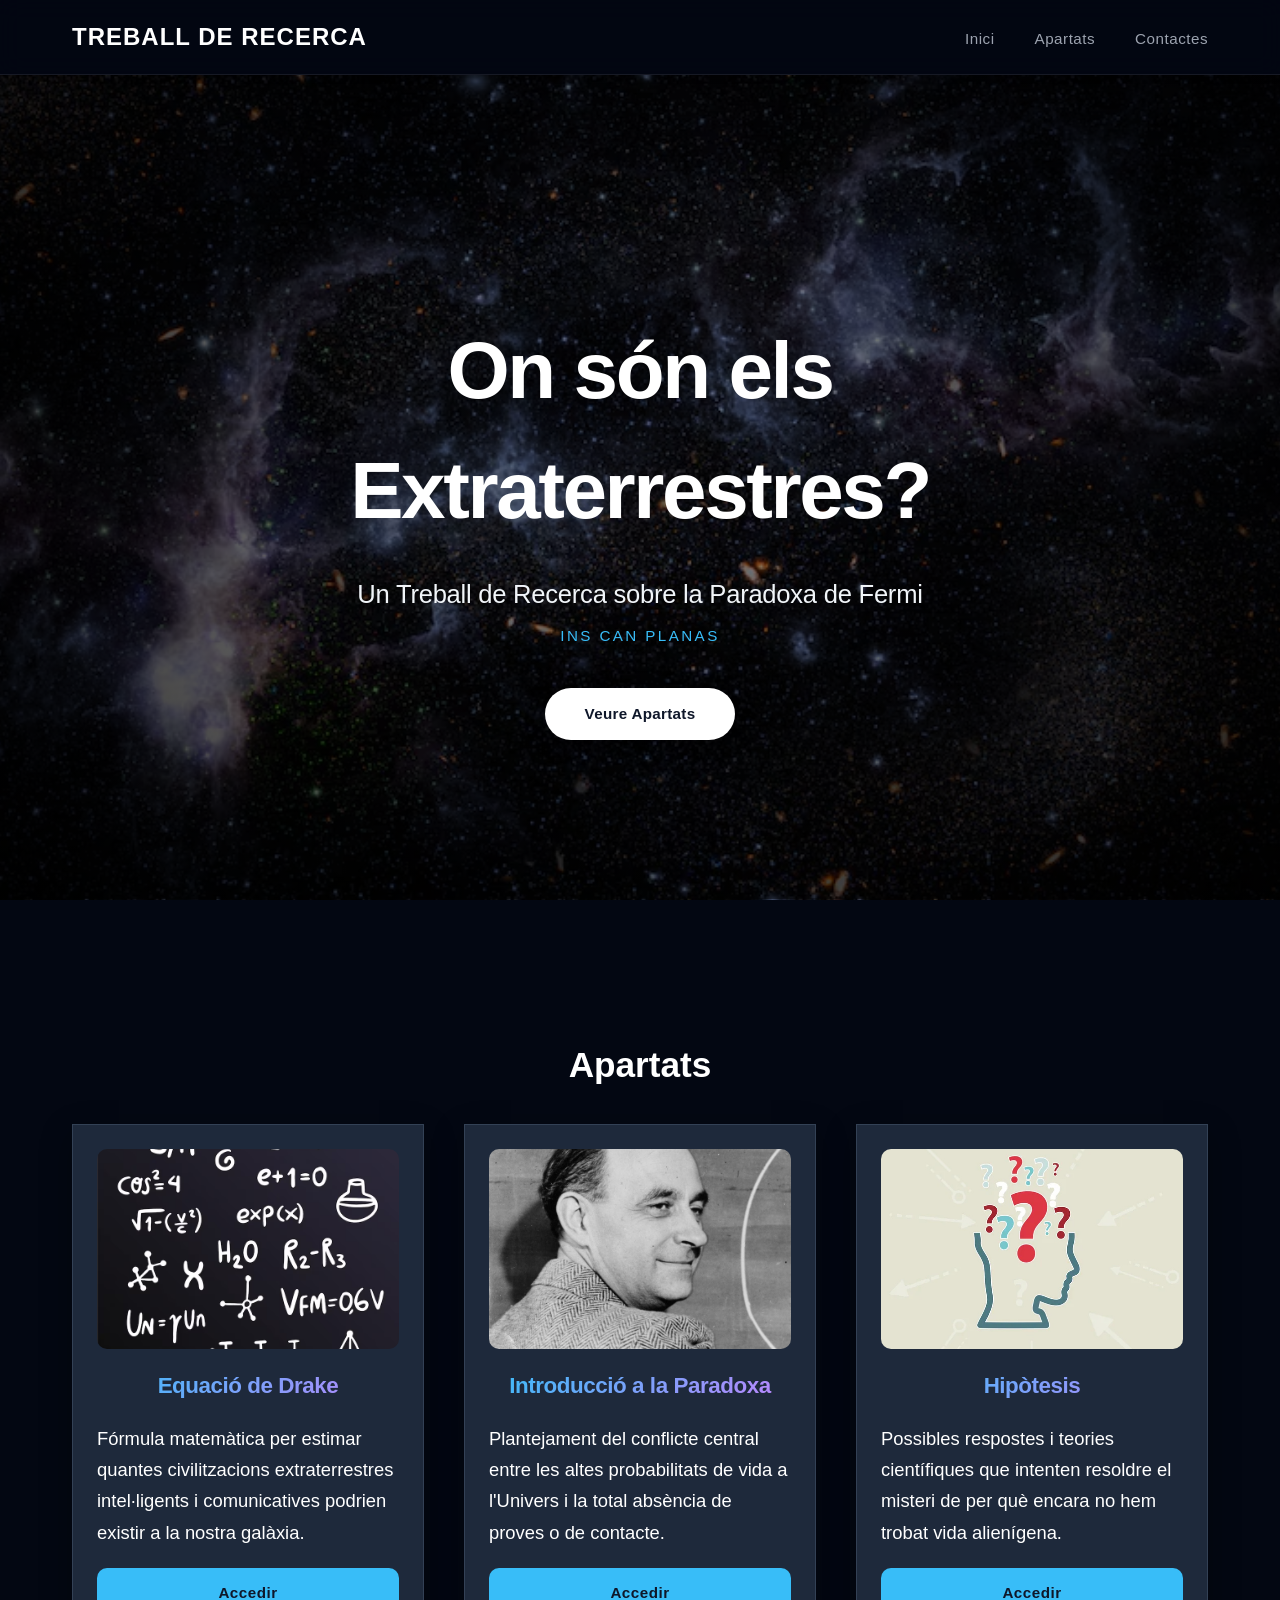
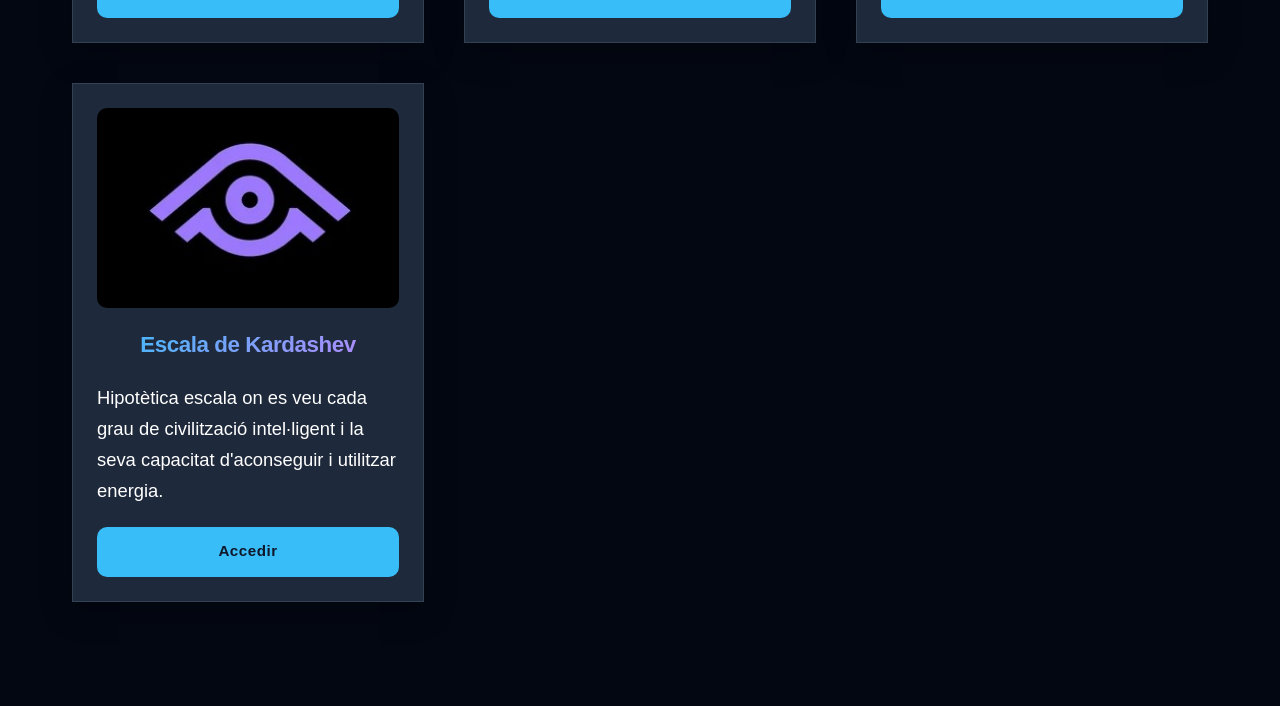
<file: index.html>
<!DOCTYPE html>
<html lang="es">
<head>
    <meta charset="UTF-8">
    <meta name="viewport" content="width=device-width, initial-scale=1.0">
    <title>On són els Extraterrestres?</title>
    <link rel="stylesheet" href="styles.css">
    <link rel="icon" href="Images/icono.png" type="image/png">
</head>
<body>
    <header>
        <nav>
            <div class="logo">Treball de Recerca</div>
            <ul class="nav-links">
                <li><a href="#">Inici</a></li>
                <li><a href="#apartats">Apartats</a></li>
                <li><a href="#contacte">Contactes</a></li>
            </ul>
        </nav>
    </header>

    <main>
        <section id="hero">
            <div class="hero-content">
                <h1>On són els Extraterrestres?</h1>
                <p class="subtitle">Un Treball de Recerca sobre la Paradoxa de Fermi</p>
                <p class="centre-origen">INS Can Planas</p>
                <a href="#apartats" class="ap-button">Veure Apartats</a>
            </div>
        </section>

        <section id="apartats">
            <h2 class="titol-seccio">Apartats</h2>
            <div class="apartats-grid">

                <div class="apartats-card">
                    <img src="Images/Fórm.png" alt="Equacions">
                    <h2 class="titol-card">Equació de Drake</h2>
                    <p class="desc-card">Fórmula matemàtica per estimar quantes civilitzacions extraterrestres intel·ligents i comunicatives podrien existir a la nostra galàxia.</p>
                    <a href="drake.html" class="boto-accedir">Accedir</a>
                </div>

                <div class="apartats-card">
                    <img src="Images/intro.jpg" alt="Imatge d'Enrico Fermi">
                    <h2 class="titol-card">Introducció a la Paradoxa</h2>
                    <p class="desc-card">Plantejament del conflicte central entre les altes probabilitats de vida a l'Univers i la total absència de proves o de contacte.</p>
                    <a href="intro.html" class="boto-accedir">Accedir</a>
                </div>

                <div class="apartats-card">
                    <img src="Images/hipo.jpg" alt="Pregunta">
                    <h2 class="titol-card">Hipòtesis</h2>
                    <p class="desc-card">Possibles respostes i teories científiques que intenten resoldre el misteri de per què encara no hem trobat vida alienígena.</p>
                    <a href="hipo.html" class="boto-accedir">Accedir</a>
                </div>

                <div class="apartats-card">
                    <img src="Images/ojoescala.jpg" alt="Ull representant lo desconegut, en aquest cas els extraterrestres i l'Univers">
                    <h2 class="titol-card">Escala de Kardashev</h2>
                    <p class="desc-card">Hipotètica escala on es veu cada grau de civilització intel·ligent i la seva capacitat d'aconseguir i utilitzar energia.</p>
                    <a href="kardashev.html" class="boto-accedir">Accedir</a>
                </div>

            </div>
        </section>
    </main>
</body>
</html>
</file>
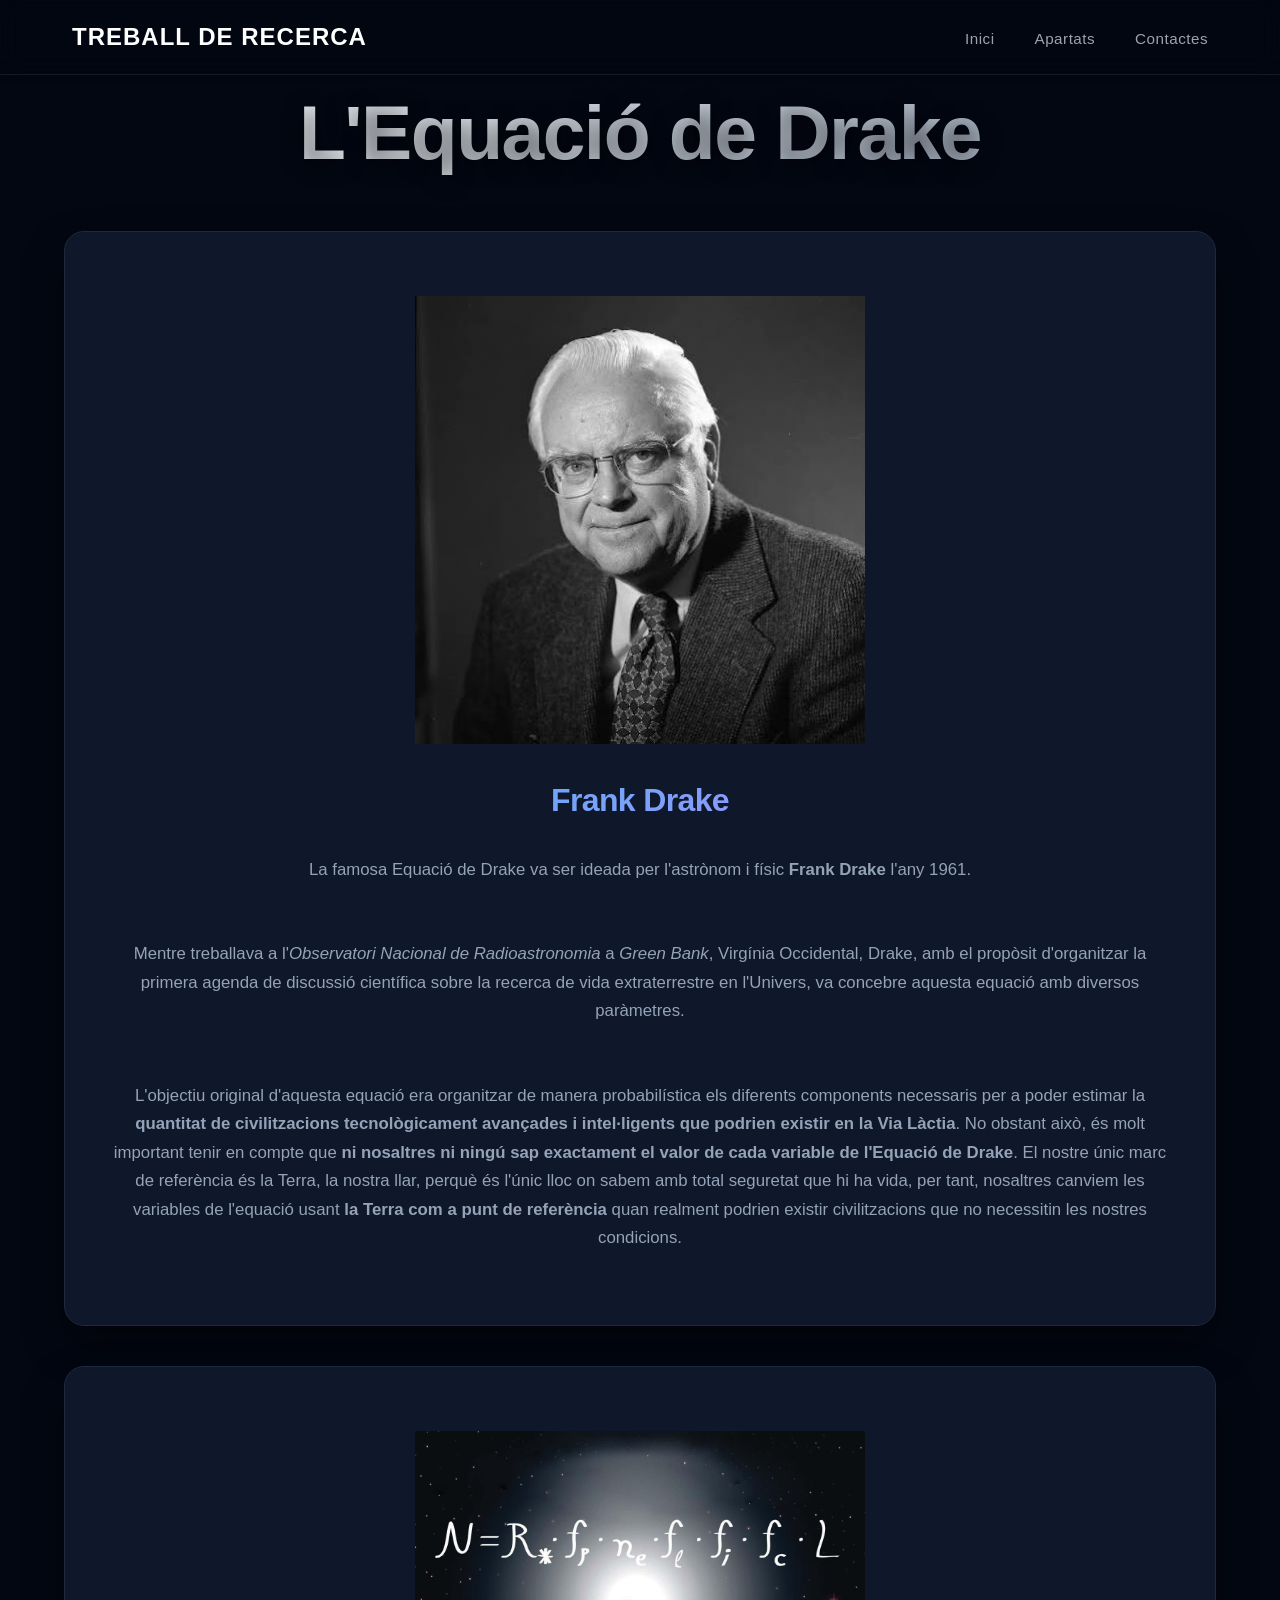
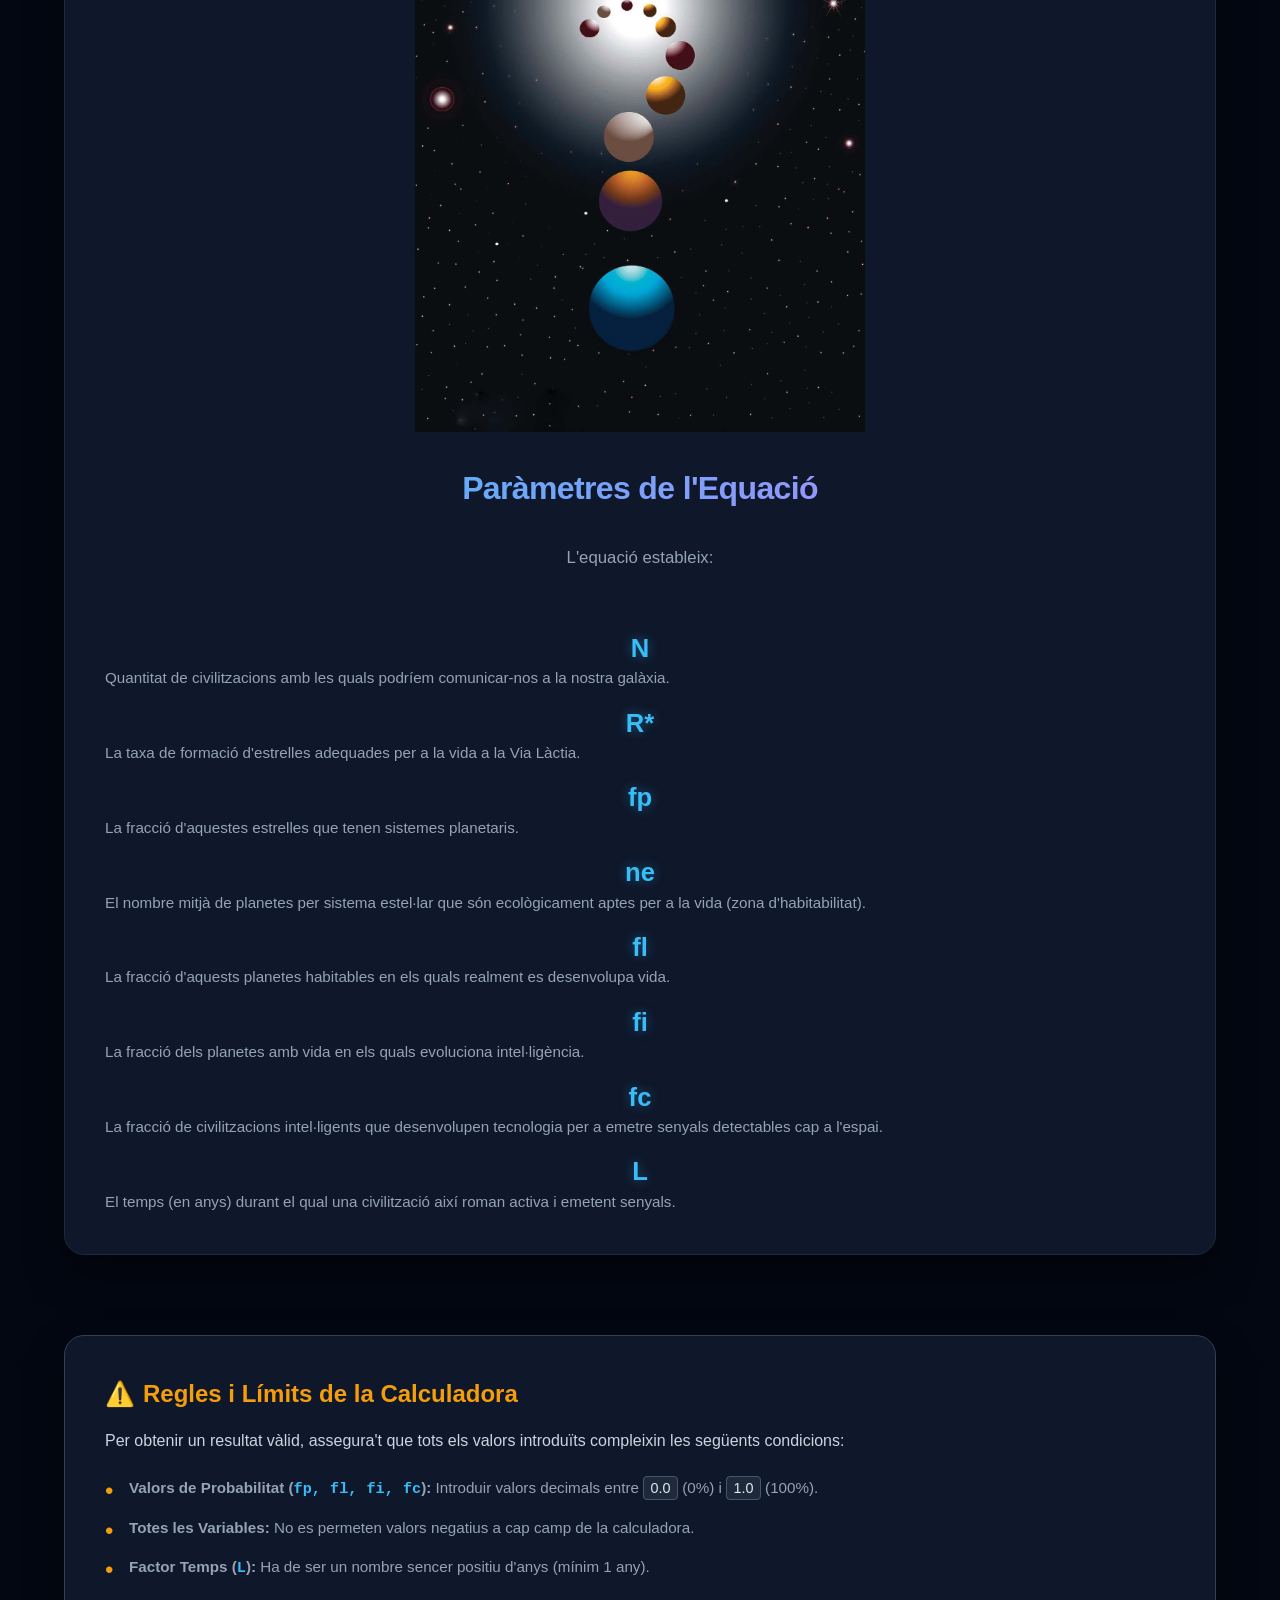
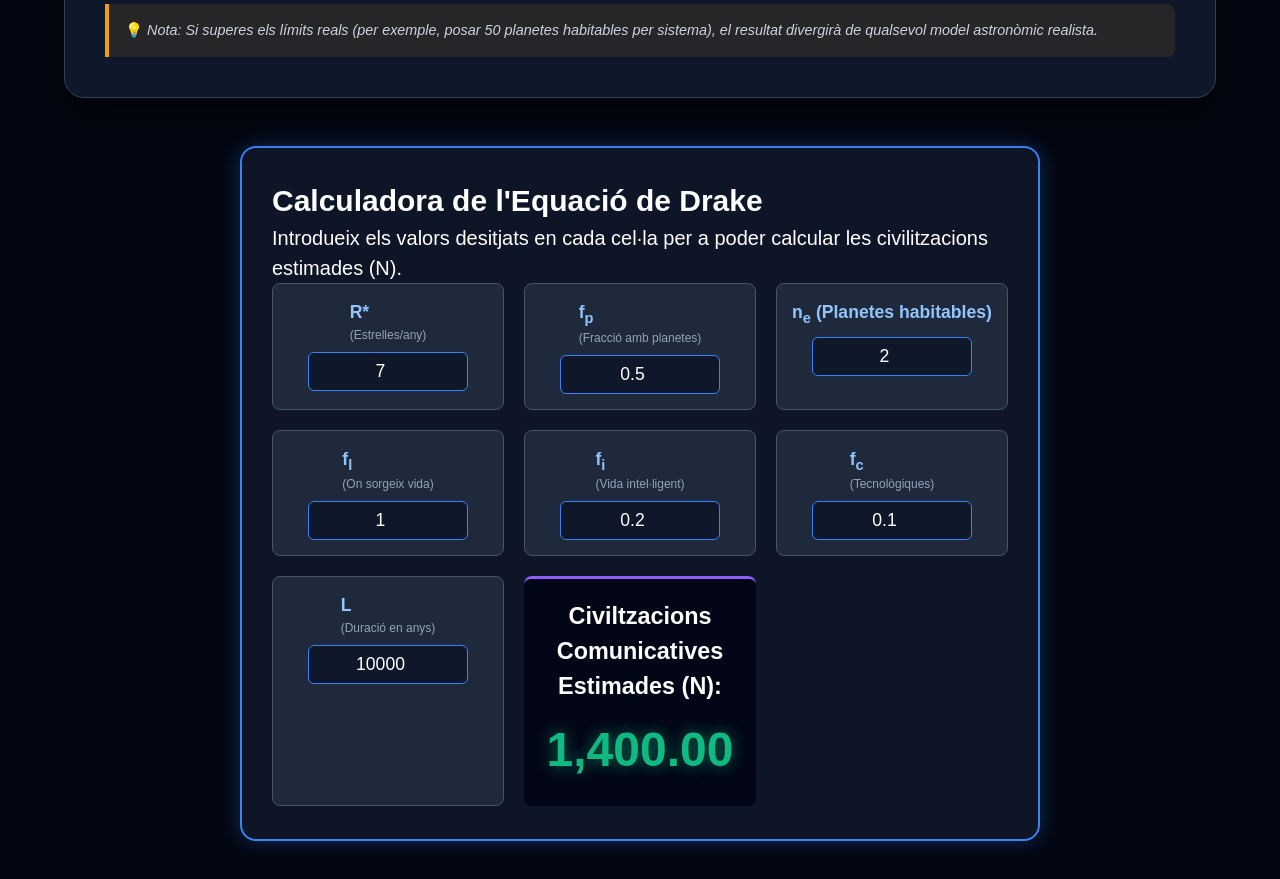
<file: drake.html>
<!DOCTYPE html>
<html lang="es">
<head> 
    <meta charset="UTF-8"> 
    <meta name="viewport" content="width=device-width, initial-scale=1.0"> 
    <title>Equació de Drake</title> 
    <link rel="stylesheet" href="styles.css"> 
    <link rel="icon" href="Images/icono.png" type="image/png">
</head>
<body> 
    <header> 
        <nav> 
            <div class="logo">Treball de Recerca</div> 
            <ul class="nav-links"> 
                <li><a href="index.html">Inici</a></li> 
                <li><a href="index.html#apartats" class="active">Apartats</a></li> 
                <li><a href="#contacte">Contactes</a></li> 
            </ul> 
        </nav> 
    </header> 

    <main class="drake-container"> 
        <section class="drake-intro"> 
            <h1>L'Equació de Drake</h1> 
        </section> 

        <div class="cards-grid">

            <div class="descripcio-drake"> 
                <div class="card-image">
                    <img src="Images/f.drake.jfif" alt="Frank Drake">
                </div>
                <h2 class="titol-card">Frank Drake</h2>
                <p class="desc">La famosa Equació de Drake va ser ideada per l'astrònom i físic <strong>Frank Drake</strong> l'any 1961.</p>
                <p class="desc">Mentre treballava a l'<em>Observatori Nacional de Radioastronomia</em> a <em>Green Bank</em>, Virgínia Occidental, Drake, amb el propòsit d'organitzar la primera agenda de discussió científica sobre la recerca de vida extraterrestre en l'Univers, va concebre aquesta equació amb diversos paràmetres.</p>
                <p class="desc">L'objectiu original d'aquesta equació era organitzar de manera probabilística els diferents components necessaris per a poder estimar la <strong>quantitat de civilitzacions tecnològicament avançades i intel·ligents que podrien existir en la Via Làctia</strong>. No obstant això, és molt important tenir en compte que <strong>ni nosaltres ni ningú sap exactament el valor de cada variable de l'Equació de Drake</strong>. El nostre únic marc de referència és la Terra, la nostra llar, perquè és l'únic lloc on sabem amb total seguretat que hi ha vida, per tant, nosaltres canviem les variables de l'equació usant <strong>la Terra com a punt de referència</strong> quan realment podrien existir civilitzacions que no necessitin les nostres condicions.</p>
            </div> 

            <div class="descripcio-drake"> 
                <div class="card-image">
                    <img src="Images/equa.jpg" alt="Paràmetres">
                </div>
                <h2 class="titol-card">Paràmetres de l'Equació</h2> 
                <p class="desc">L'equació estableix:</p>
                
                <div class="parametres-container">
                    <div class="parametre-item">
                        <span class="variable">N</span>
                        <p class="definicio">Quantitat de civilitzacions amb les quals podríem comunicar-nos a la nostra galàxia.</p>
                    </div>

                    <div class="parametre-item">
                        <span class="variable">R*</span>
                        <p class="definicio">La taxa de formació d'estrelles adequades per a la vida a la Via Làctia.</p>
                    </div>

                    <div class="parametre-item">
                        <span class="variable">fp</span>
                        <p class="definicio">La fracció d'aquestes estrelles que tenen sistemes planetaris.</p>
                    </div>

                    <div class="parametre-item">
                        <span class="variable">ne</span>
                        <p class="definicio">El nombre mitjà de planetes per sistema estel·lar que són ecològicament aptes per a la vida (zona d'habitabilitat).</p>
                    </div>

                    <div class="parametre-item">
                        <span class="variable">fl</span>
                        <p class="definicio">La fracció d'aquests planetes habitables en els quals realment es desenvolupa vida.</p>
                    </div>

                    <div class="parametre-item">
                        <span class="variable">fi</span>
                        <p class="definicio">La fracció dels planetes amb vida en els quals evoluciona intel·ligència.</p>
                    </div>

                    <div class="parametre-item">
                        <span class="variable">fc</span>
                        <p class="definicio">La fracció de civilitzacions intel·ligents que desenvolupen tecnologia per a emetre senyals detectables cap a l'espai.</p>
                    </div>

                    <div class="parametre-item">
                        <span class="variable">L</span>
                        <p class="definicio">El temps (en anys) durant el qual una civilització així roman activa i emetent senyals.</p>
                    </div>
                </div>
            </div> 

        </div>
    </main> 

    <section id="condicions-seccio">
        <div id="condicions-card">
            <h3 class="titol-condicions">
                <span class="icon-alerta">⚠️</span> Regles i Límits de la Calculadora
            </h3>
            <p class="desc-condicions">Per obtenir un resultat vàlid, assegura't que tots els valors introduïts compleixin les següents condicions:</p>
            <ul class="llista-condicions">
                <li class="text-condicio">
                    <strong>Valors de Probabilitat (<span class="var-inline">fp, fl, fi, fc</span>):</strong>
                    Introduir valors decimals entre <code>0.0</code> (0%) i <code>1.0</code> (100%).
                </li>
                <li class="text-condicio">
                    <strong>Totes les Variables:</strong>
                    No es permeten valors negatius a cap camp de la calculadora.
                </li>
                <li class="text-condicio">
                    <strong>Factor Temps (<span class="var-inline">L</span>):</strong>
                    Ha de ser un nombre sencer positiu d'anys (mínim 1 any).
                </li>
            </ul>

            <div class="nota-cientifica">
                <p>💡 <em>Nota: Si superes els límits reals (per exemple, posar 50 planetes habitables per sistema), el resultat divergirà de qualsevol model astronòmic realista.</em></p>
            </div>
        </div>

    </section>

    <section id="calculadora-drake">
        <h2>Calculadora de l'Equació de Drake</h2>
        <p>Introdueix els valors desitjats en cada cel·la per a poder calcular les civilitzacions estimades (N).</p>

        <div class="grid-tableta">

            <div class="celda-factor">
                <label for="R">R* <span>(Estrelles/any)</span></label>
                <input type="number" id="R" value="7" step="0.1" min="0">
            </div>

            <div class="celda-factor">
                <label for="fp">f<sub>p</sub> <span>(Fracció amb planetes)</span></label>
                <input type="number" id="fp" value="0.5" step="0.01" min="0" max="1">
            </div>

            <div class="celda-factor">
                <label for="ne">n<sub>e</sub> <spaAn>(Planetes habitables)</span></label>
                <input type="number" id="ne" value="2" step="0.1" min="0">
            </div>

            <div class="celda-factor">
                <label for="fl">f<sub>l</sub> <span>(On sorgeix vida)</span></label>
                <input type="number" id="fl" value="1" step="0.01" min="0" max="1">
            </div>

            <div class="celda-factor">
                <label for="fi">f<sub>i</sub> <span>(Vida intel·ligent)</span></label>
                <input type="number" id="fi" value="0.2" step="0.01" min="0" max="1">
            </div>

            <div class="celda-factor">
                <label for="fc">f<sub>c</sub> <span>(Tecnològiques)</span></label>
                <input type="number" id="fc" value="0.1" step="0.01" min="0" max="1">
            </div>

            <div class="celda-factor">
                <label for="L">L <span>(Duració en anys)</span></label>
                <input type="number" id="L" value="10000" step="100" min="0">
            </div>

            <div class="pantalla-resultado">
               <h3>Civiltzacions Comunicatives Estimades (N):</h3>
               <p id="total-N">0.00</p>
           </div>



        </div>


        <script src="script.js"></script>
    </section>

</body>
</html>
</file>
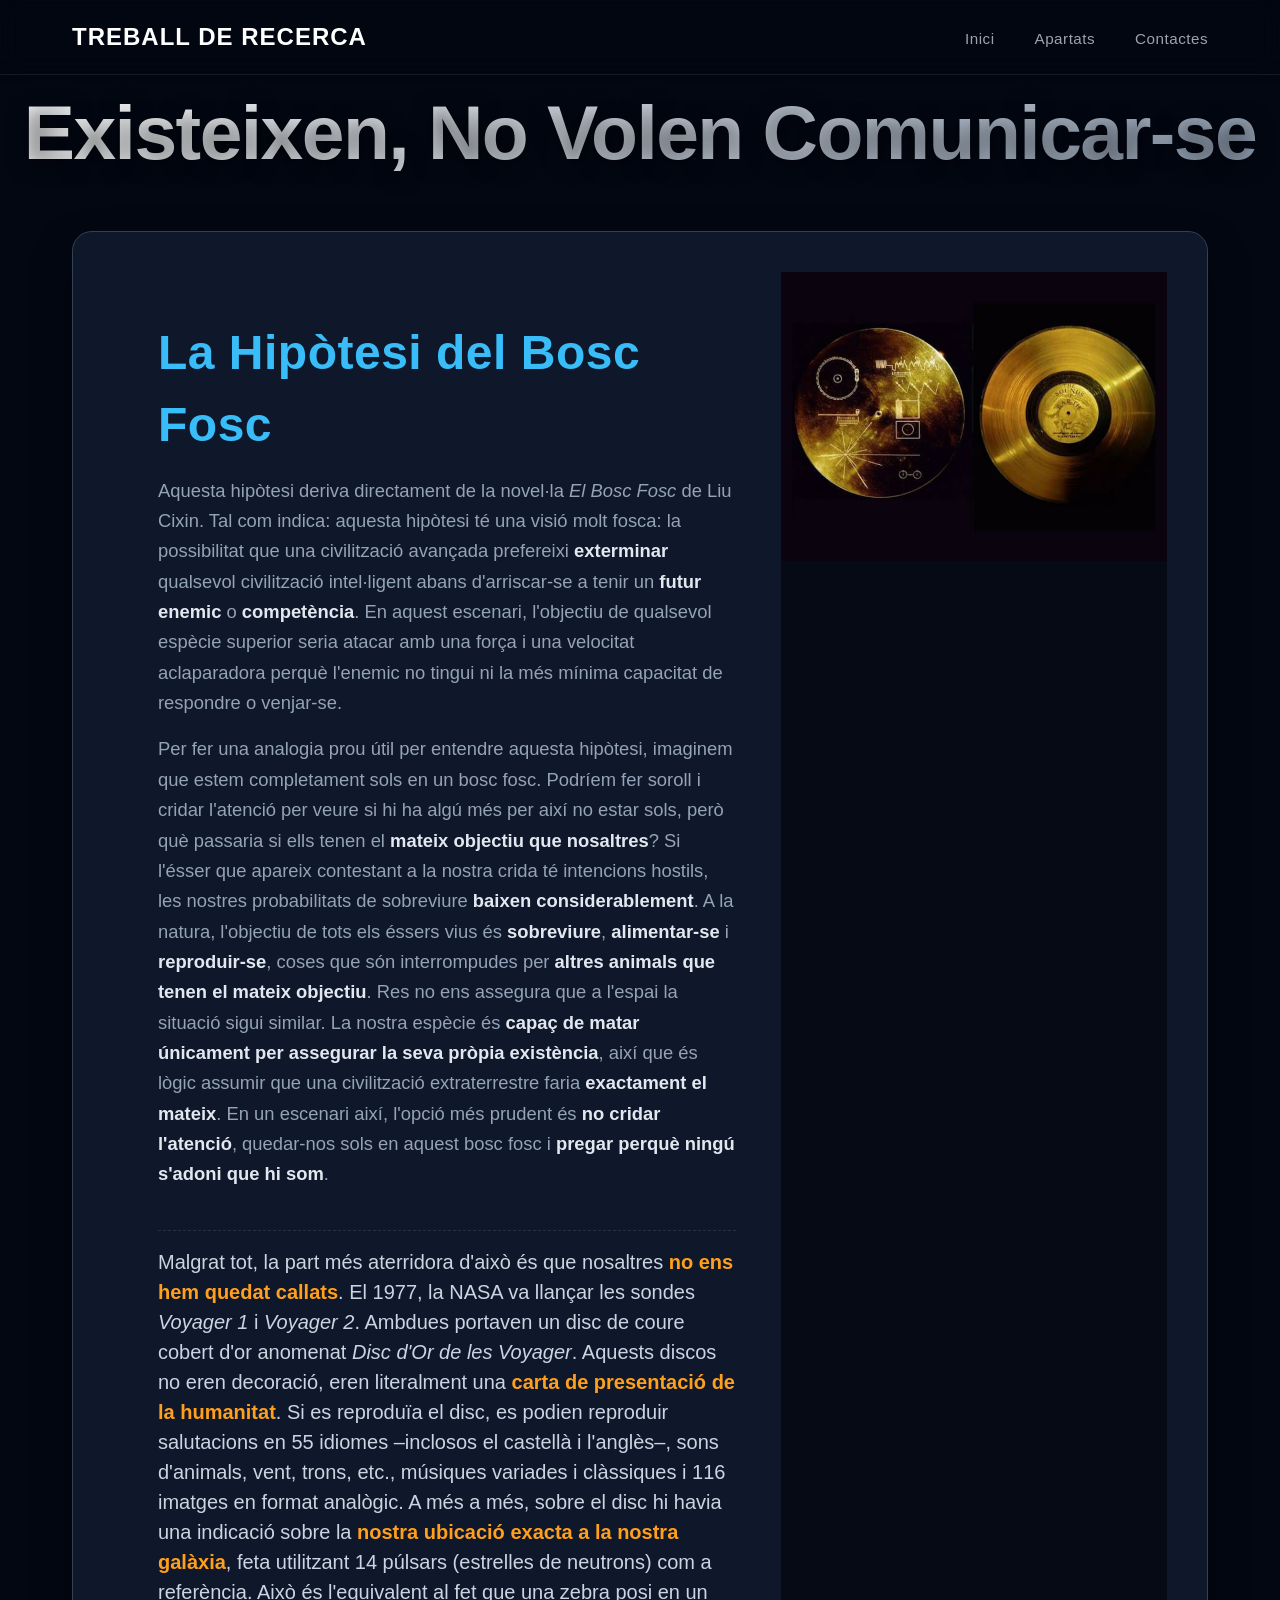
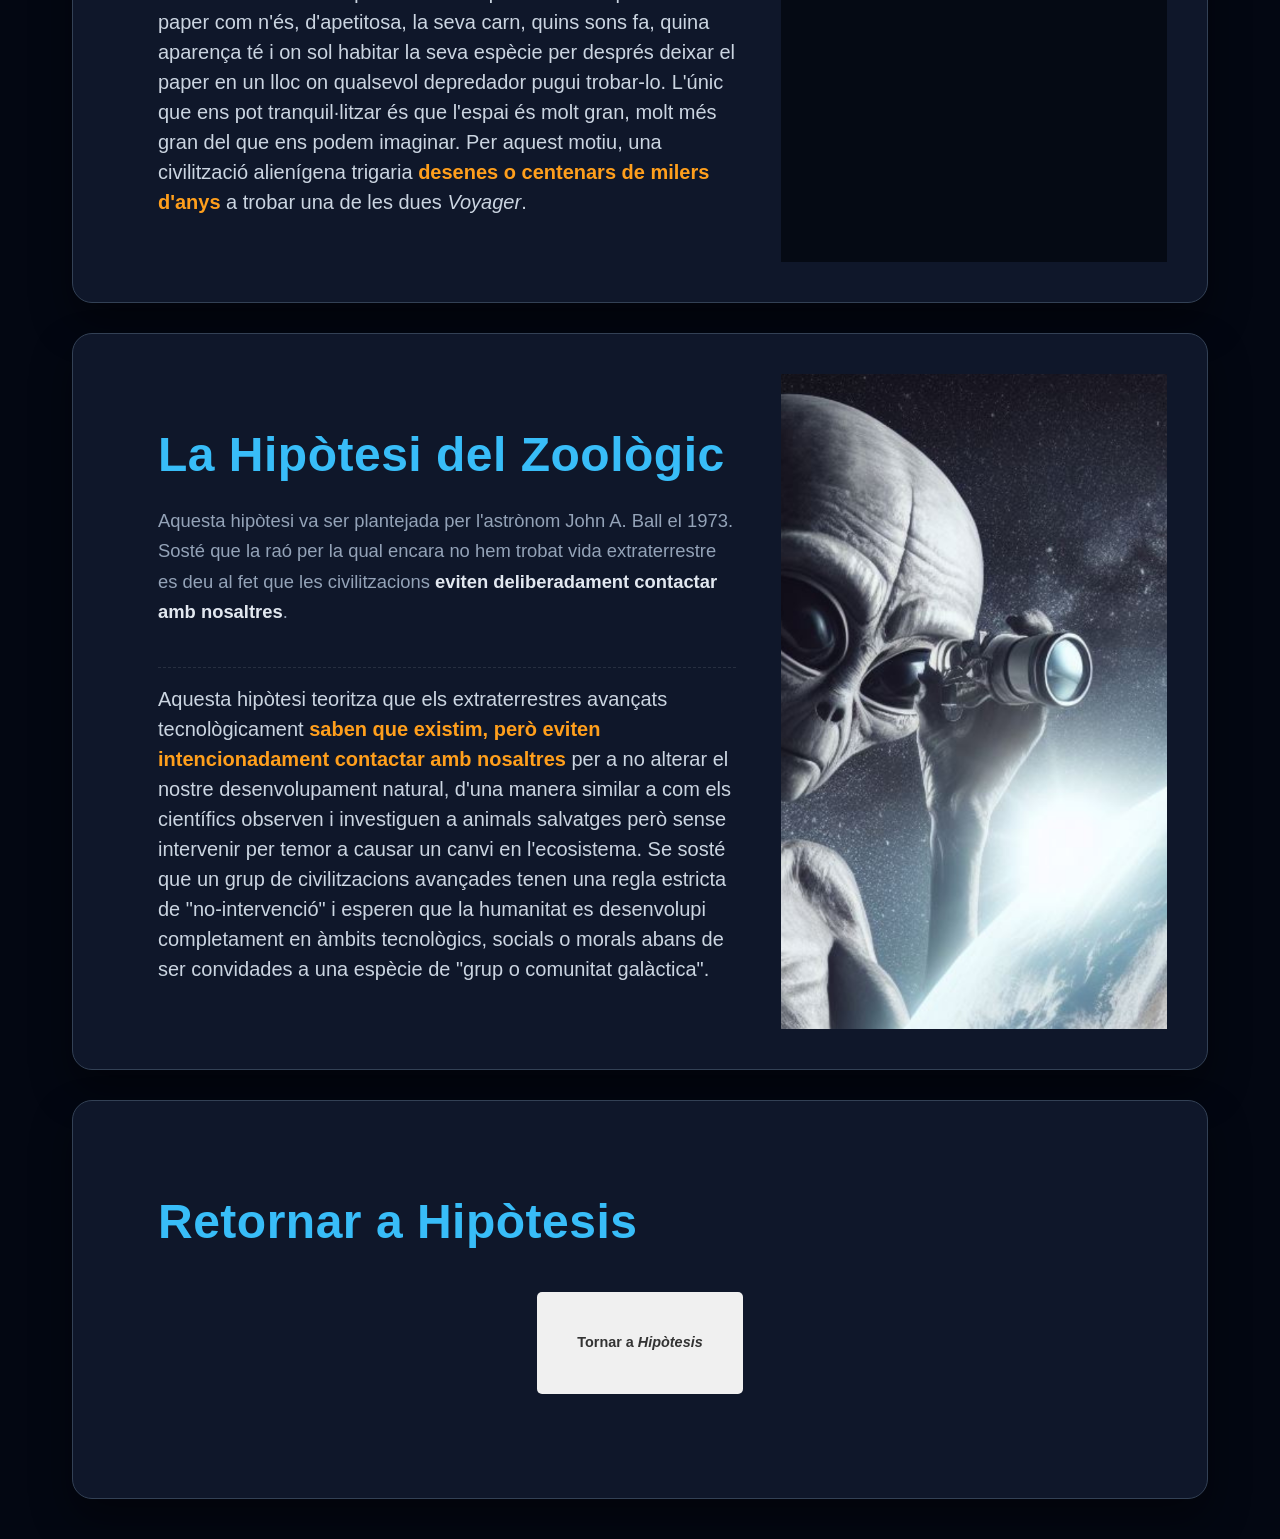
<file: exist.html>
<!DOCTYPE html>
<html lang="es">
<head>
    <meta charset="UTF-8">
    <meta name="viewport" content="width=device-width, initial-scale=1.0">
    <title>Existeixen</title>
    <link rel="stylesheet" href="styles.css"> 
    <link rel="icon" href="Images/icono.png" type="image/png">
</head>
<body>
    <header> 
        <nav> 
            <div class="logo">Treball de Recerca</div> 
            <ul class="nav-links"> 
                <li><a href="index.html">Inici</a></li> 
                <li><a href="index.html#apartats" class="active">Apartats</a></li> 
                <li><a href="#contacte">Contactes</a></li> 
            </ul> 
        </nav> 
    </header> 

    <main class="escenari1">
        <section class="escenari1-intro">
            <h1>Existeixen, No Volen Comunicar-se</h1>
        </section>

        <section class="escenari1-targeta">
            <article class="tarjeta-ancha">
                <div class="tarjeta-contenido">
                    <h2>La Hipòtesi del Bosc Fosc</h2>
                    <p class="desc-escenari1">
                        Aquesta hipòtesi deriva directament de la novel·la <em>El Bosc Fosc</em> de Liu Cixin. Tal com indica: aquesta hipòtesi té una visió molt fosca: la possibilitat que una civilització avançada prefereixi <strong>exterminar</strong> qualsevol civilització intel·ligent abans d'arriscar-se a tenir un <strong>futur enemic</strong> o <strong>competència</strong>. En aquest escenari, l'objectiu de qualsevol espècie superior seria atacar amb una força i una velocitat aclaparadora perquè l'enemic no tingui ni la més mínima capacitat de respondre o venjar-se.
                    </p>
                    <p class="desc-escenari1">
                        Per fer una analogia prou útil per entendre aquesta hipòtesi, imaginem que estem completament sols en un bosc fosc. Podríem fer soroll i cridar l'atenció per veure si hi ha algú més per així no estar sols, però què passaria si ells tenen el <strong>mateix objectiu que nosaltres</strong>? Si l'ésser que apareix contestant a la nostra crida té intencions hostils, les nostres probabilitats de sobreviure <strong>baixen considerablement</strong>. A la natura, l'objectiu de tots els éssers vius és <strong>sobreviure</strong>, <strong>alimentar-se</strong> i <strong>reproduir-se</strong>, coses que són interrompudes per <strong>altres animals que tenen el mateix objectiu</strong>. Res no ens assegura que a l'espai la situació sigui similar. La nostra espècie és <strong>capaç de matar únicament per assegurar la seva pròpia existència</strong>, així que és lògic assumir que una civilització extraterrestre faria <strong>exactament el mateix</strong>. En un escenari així, l'opció més prudent és <strong>no cridar l'atenció</strong>, quedar-nos sols en aquest bosc fosc i <strong>pregar perquè ningú s'adoni que hi som</strong>.
                    </p>
                    <p class="destacar-conclusion">
                        Malgrat tot, la part més aterridora d'això és que nosaltres <strong>no ens hem quedat callats</strong>. El 1977, la NASA va llançar les sondes <em>Voyager 1</em> i <em>Voyager 2</em>. Ambdues portaven un disc de coure cobert d'or anomenat <em>Disc d'Or de les Voyager</em>. Aquests discos no eren decoració, eren literalment una <strong>carta de presentació de la humanitat</strong>. Si es reproduïa el disc, es podien reproduir salutacions en 55 idiomes –inclosos el castellà i l'anglès–, sons d'animals, vent, trons, etc., músiques variades i clàssiques i 116 imatges en format analògic. A més a més, sobre el disc hi havia una indicació sobre la <strong>nostra ubicació exacta a la nostra galàxia</strong>, feta utilitzant 14 púlsars (estrelles de neutrons) com a referència. Això és l'equivalent al fet que una zebra posi en un paper com n'és, d'apetitosa, la seva carn, quins sons fa, quina aparença té i on sol habitar la seva espècie per després deixar el paper en un lloc on qualsevol depredador pugui trobar-lo. L'únic que ens pot tranquil·litzar és que l'espai és molt gran, molt més gran del que ens podem imaginar. Per aquest motiu, una civilització alienígena trigaria <strong>desenes o centenars de milers d'anys</strong> a trobar una de les dues <em>Voyager</em>.
                    </p>
                </div>
                <div class="tarjeta-disc">
                    <img src="Images/boscfosc2.avif" alt="'Disc d'or de les Voyager'">
                </div>
            </article>

            <article class="tarjeta-ancha">
                <div class="tarjeta-contenido">
                    <h2>La Hipòtesi del Zoològic</h2>
                    <p class="desc-escenari1">
                        Aquesta hipòtesi va ser plantejada per l'astrònom John A. Ball el 1973. Sosté que la raó per la qual encara no hem trobat vida extraterrestre es deu al fet que les civilitzacions <strong>eviten deliberadament contactar amb nosaltres</strong>.
                    </p>
                    <p class="destacar-conclusion">
                        Aquesta hipòtesi teoritza que els extraterrestres avançats tecnològicament <strong>saben que existim, però eviten intencionadament contactar amb nosaltres</strong> per a no alterar el nostre desenvolupament natural, d'una manera similar a com els científics observen i investiguen a animals salvatges però sense intervenir per temor a causar un canvi en l'ecosistema. Se sosté que un grup de civilitzacions avançades tenen una regla estricta de "no-intervenció" i esperen que la humanitat es desenvolupi completament en àmbits tecnològics, socials o morals abans de ser convidades a una espècie de "grup o comunitat galàctica".
                    </p>
                </div>
                <div class="tarjeta-imagen">
                    <img src="Images/zoologic.png" alt="Representació d'aquesta hipòtesi: un extraterestre estudiant-nos sense fer-se veure">
                </div>
            </article>

            <article class="tarjeta-ancha">
                <div class="tarjeta-contenido">
                    <h2>Retornar a Hipòtesis</h2>
                    <nav class="enlaces-retornar">
                        <a href="hipo.html" class="btn-regresar">Tornar a <em>Hipòtesis</em></a>
                    </nav>
                </div>
            </article>

        </section>

    </main>
    
</body>
</html>
</file>
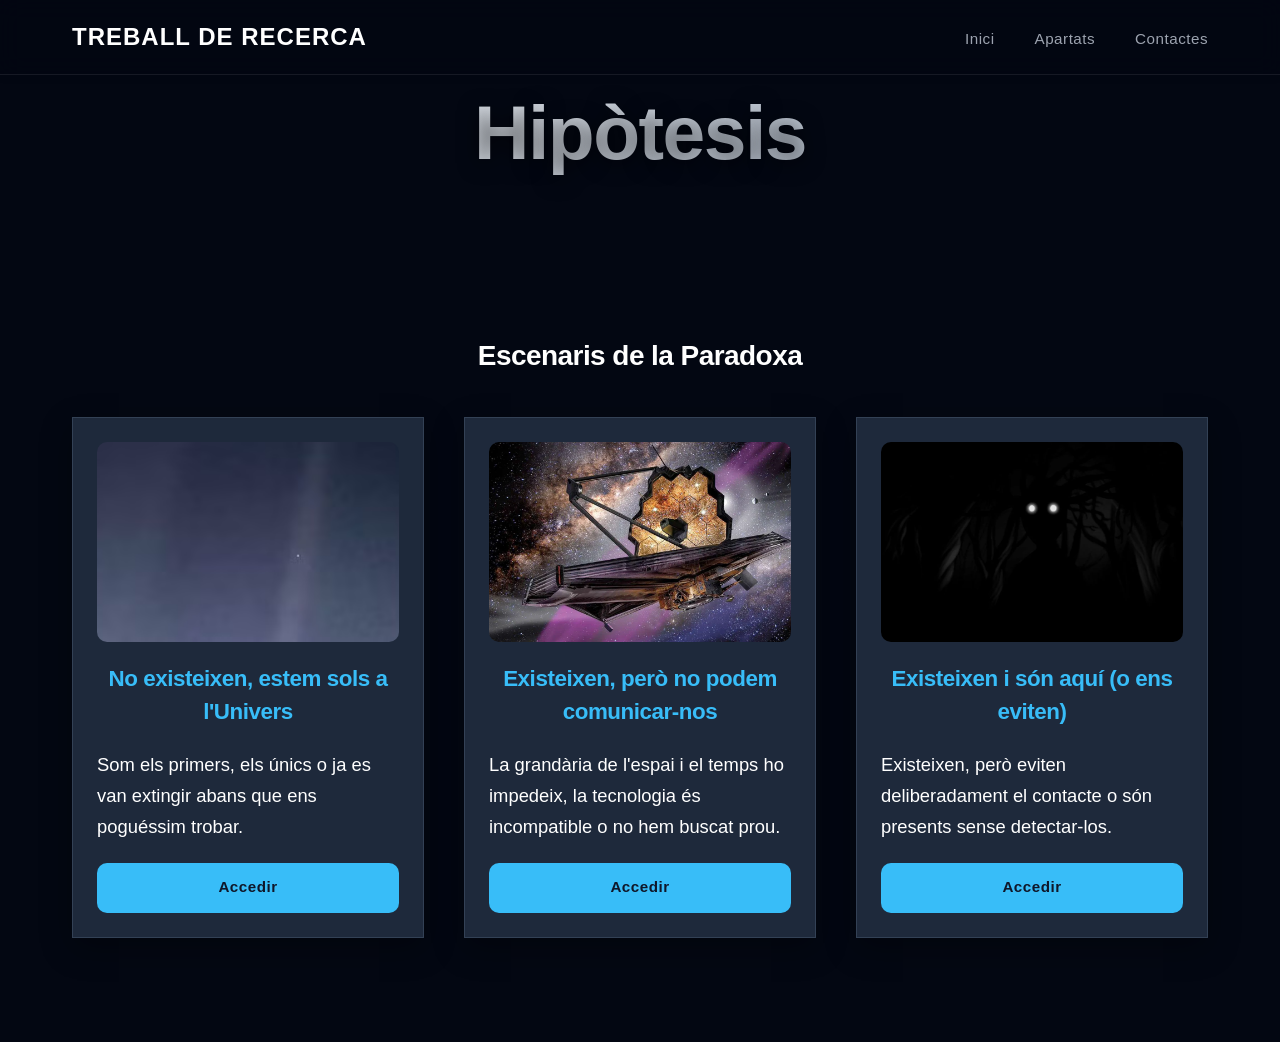
<file: hipo.html>
<!DOCTYPE html>
<html lang="es">
<head>
    <meta charset="UTF-8">
    <meta name="viewport" content="width=device-width, initial-scale=1.0">
    <title>Hipòtesis</title>
    <link rel="stylesheet" href="styles.css"> 
    <link rel="icon" href="Images/icono.png" type="image/png">
</head>
<body>
    <header> 
        <nav> 
            <div class="logo">Treball de Recerca</div> 
            <ul class="nav-links"> 
                <li><a href="index.html">Inici</a></li> 
                <li><a href="index.html#apartats" class="active">Apartats</a></li> 
                <li><a href="#contacte">Contactes</a></li> 
            </ul> 
        </nav> 
    </header> 

    <main class="intro-container">
        <section class="intro-intro">
            <h1>Hipòtesis</h1>
        </section>

        <section id="escenaris">
            <h2 class="titol-escenari">Escenaris de la Paradoxa</h2>
            <div class="escenaris-grid">

                <div class="escenari-card">
                    <img src="Images/punt_blau_palid.avif" alt="Punt Blau Palid">
                    <h2 class="titol-escenari">No existeixen, estem sols a l'Univers</h2>
                    <p class="desc-escenari">Som els primers, els únics o ja es van extingir abans que ens poguéssim trobar.</p>
                    <a href="noexist.htm" class="boto-escenari">Accedir</a>
                </div>

                <div class="escenari-card">
                    <img src="Images/tecnologiabusqueda.webp" alt="Busqueda">
                    <h2 class="titol-escenari">Existeixen, però no podem comunicar-nos</h2>
                    <p class="desc-escenari">La grandària de l'espai i el temps ho impedeix, la tecnologia és incompatible o no hem buscat prou.</p>
                    <a href="nocomun.html" class="boto-escenari">Accedir</a>
                </div> 

                <div class="escenari-card">
                    <img src="Images/novolen.webp" alt="La Bestia">
                    <h2 class="titol-escenari">Existeixen i són aquí (o ens eviten)</h2>
                    <p class="desc-escenari">Existeixen, però eviten deliberadament el contacte o són presents sense detectar-los.</p>
                    <a href="exist.html" class="boto-escenari">Accedir</a>
                </div> 

            </div>
        </section>

    </main>
    
</body>
</html>
</file>
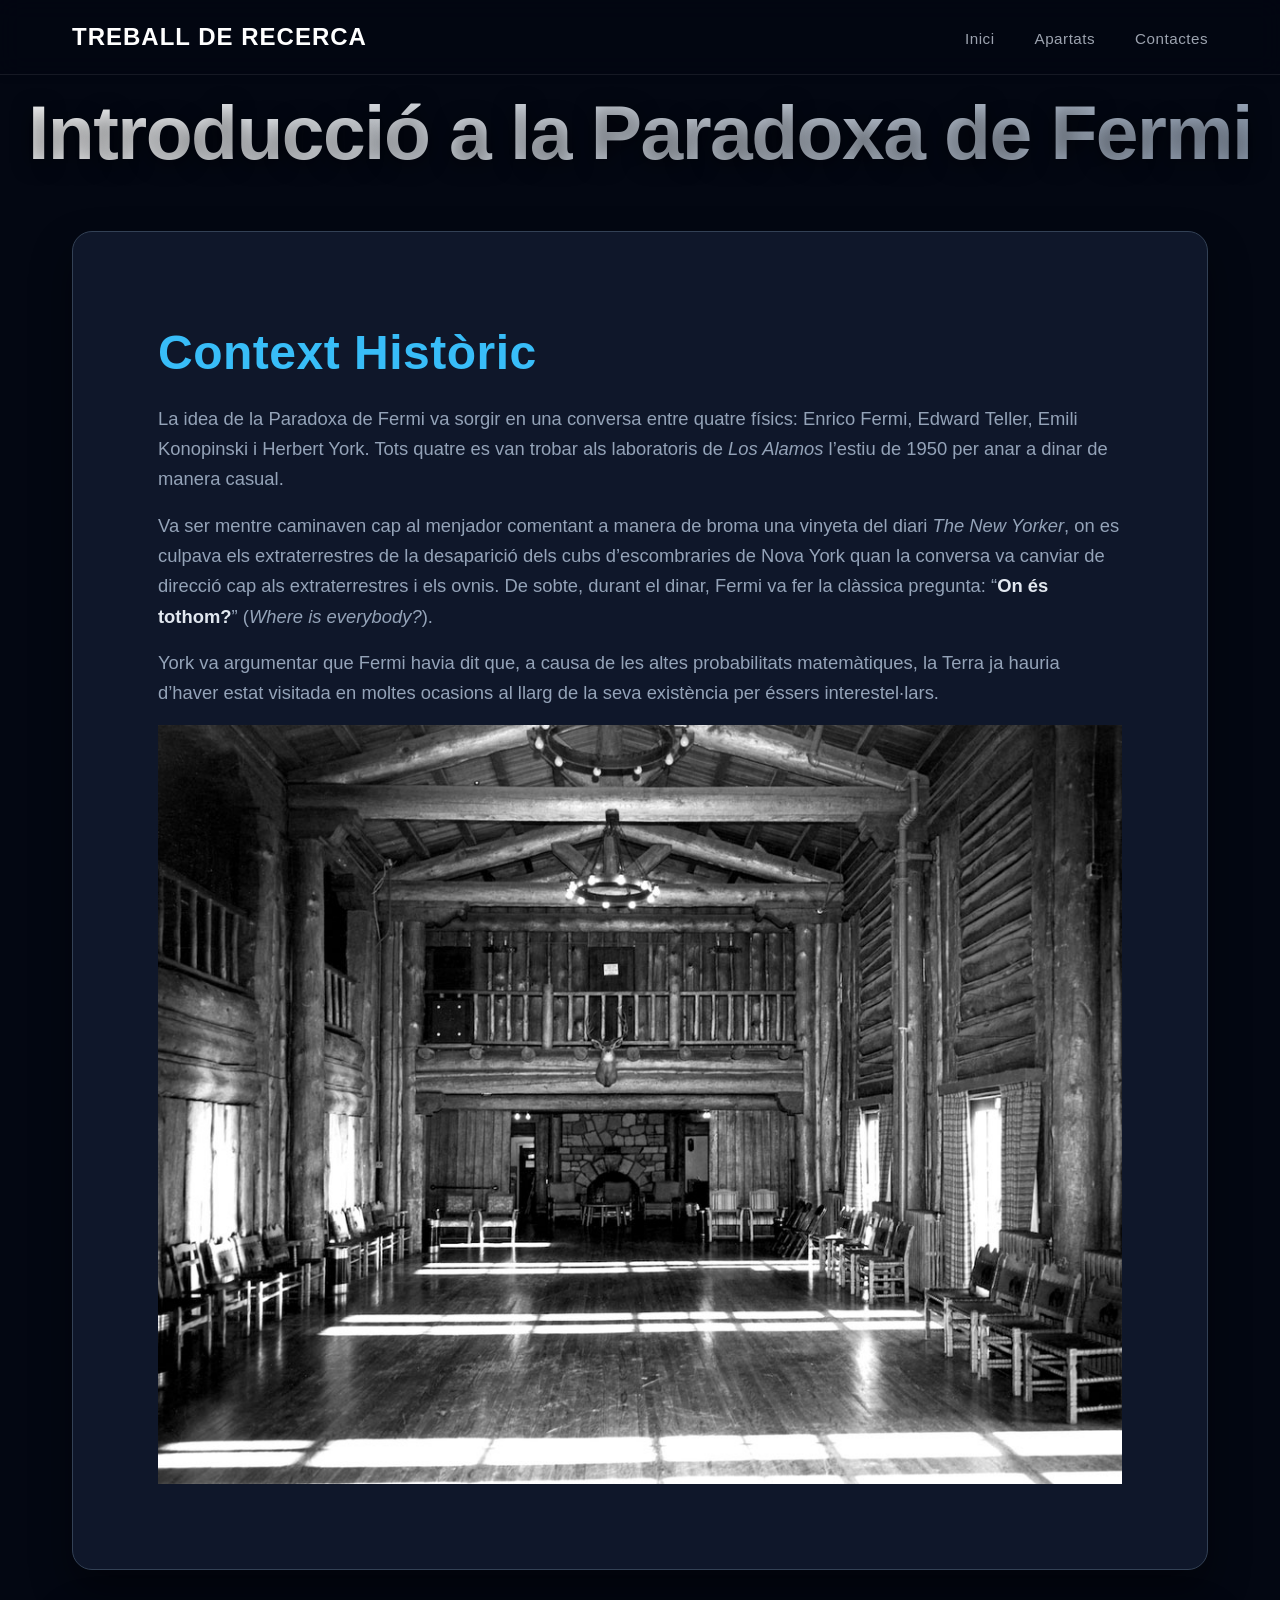
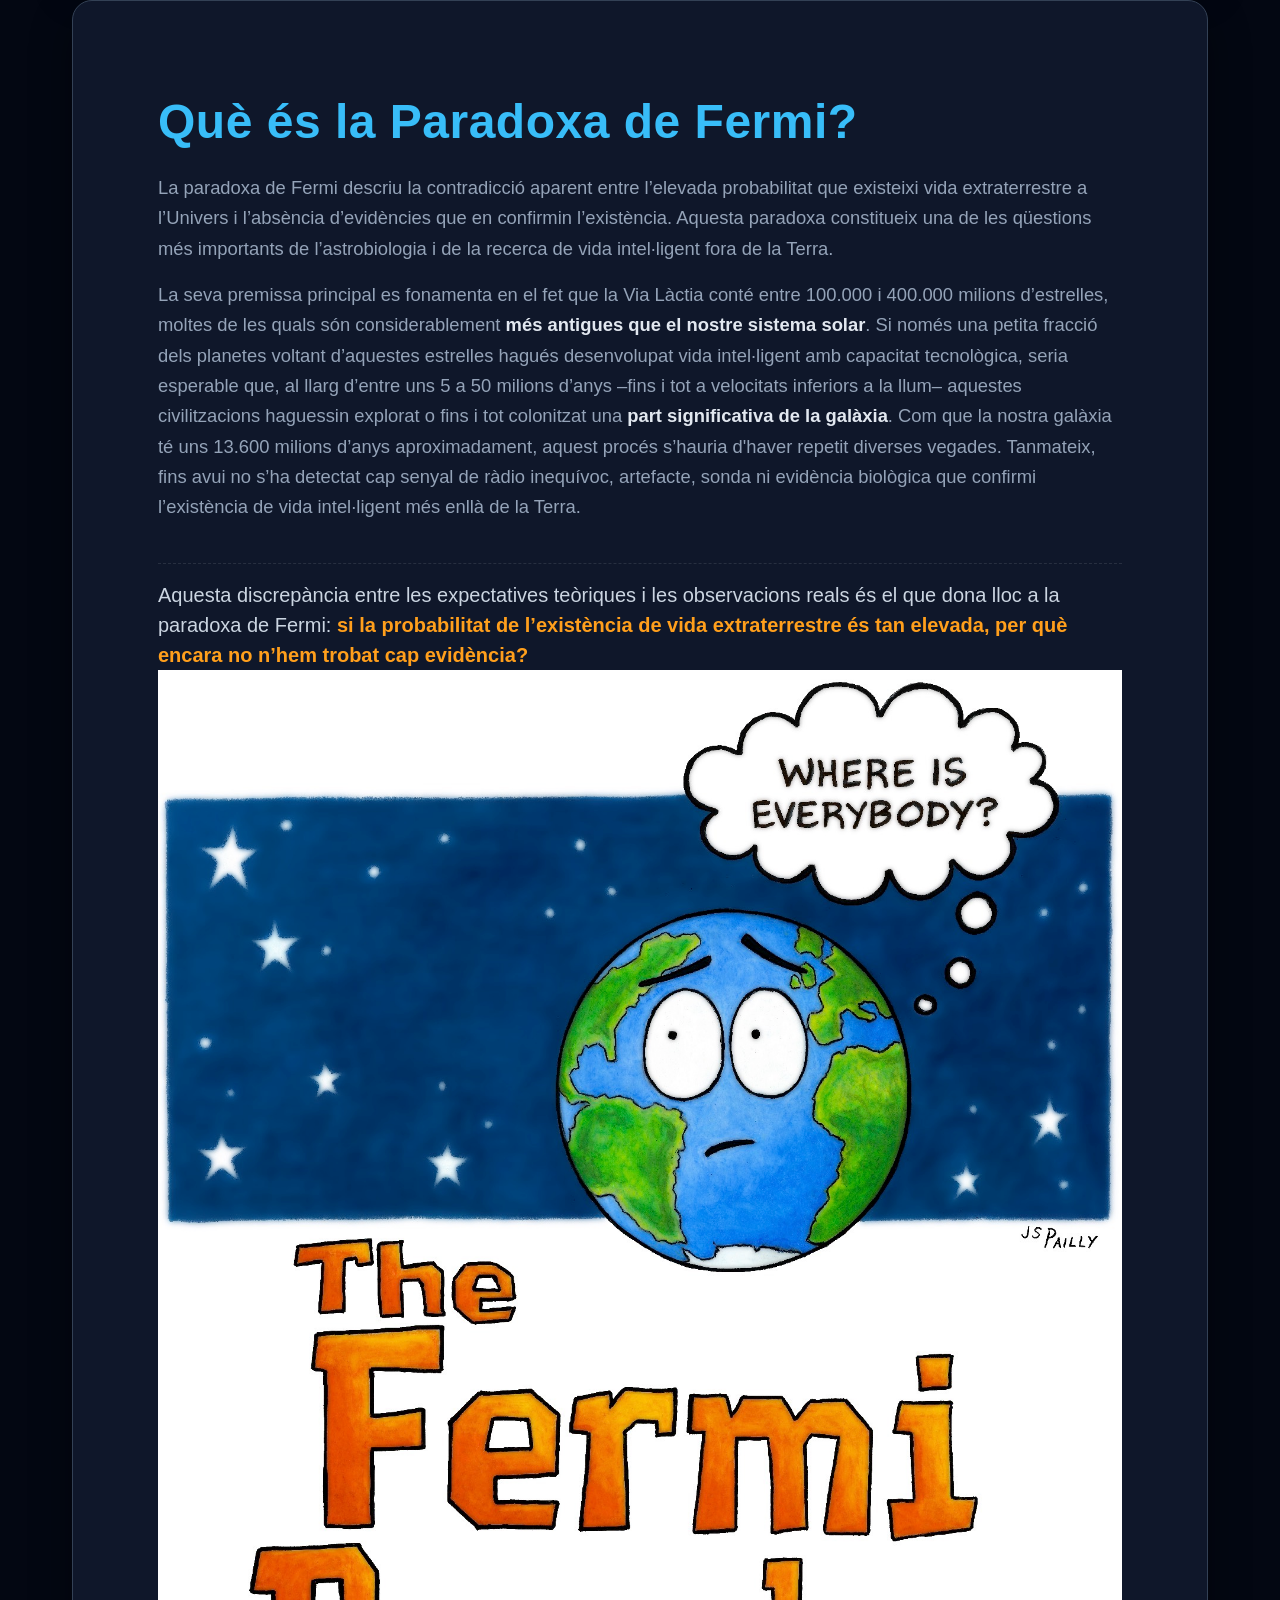
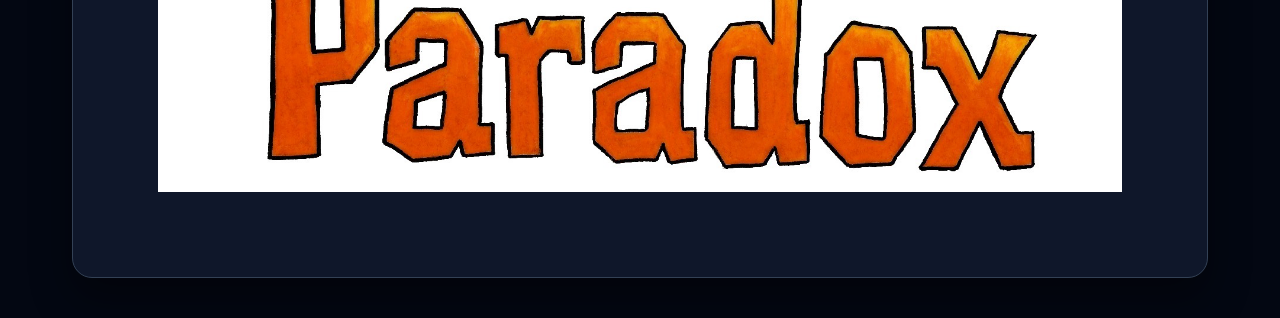
<file: intro.html>
<!DOCTYPE html>
<html lang="es">
<head>
    <meta charset="UTF-8">
    <meta name="viewport" content="width=device-width, initial-scale=1.0">
    <title>Introducció a la Paradoxa de Fermi</title>
    <link rel="stylesheet" href="styles.css"> 
    <link rel="icon" href="Images/icono.png" type="image/png">
</head>
<body>
    <header> 
        <nav> 
            <div class="logo">Treball de Recerca</div> 
            <ul class="nav-links"> 
                <li><a href="index.html">Inici</a></li> 
                <li><a href="index.html#apartats" class="active">Apartats</a></li> 
                <li><a href="#contacte">Contactes</a></li> 
            </ul> 
        </nav> 
    </header> 

    <main class="escenari1">
        <section class="escenari1-intro">
            <h1>Introducció a la Paradoxa de Fermi</h1>
        </section>

        <section class="escenari1-targeta">
            <article class="tarjeta-ancha">
                <div class="tarjeta-contenido">
                    <h2>Context Històric</h2>
                    <p class="desc-escenari1">
                        La idea de la Paradoxa de Fermi va sorgir en una conversa entre quatre físics: Enrico Fermi, Edward Teller, Emili Konopinski i Herbert York. Tots quatre es van trobar als laboratoris de <em>Los Alamos</em> l’estiu de 1950 per anar a dinar de manera casual.
                    </p>
                    <p class="desc-escenari1">
                        Va ser mentre caminaven cap al menjador comentant a manera de broma una vinyeta del diari <em>The New Yorker</em>, on es culpava els extraterrestres de la desaparició dels cubs d’escombraries de Nova York quan la conversa va canviar de direcció cap als extraterrestres i els ovnis. De sobte, durant el dinar, Fermi va fer la clàssica pregunta: “<strong>On és tothom?</strong>” (<em>Where is everybody?</em>).
                    </p>
                    <p class="desc-escenari1">
                        York va argumentar que Fermi havia dit que, a causa de les altes probabilitats matemàtiques, la Terra ja hauria d’haver estat visitada en moltes ocasions al llarg de la seva existència per éssers interestel·lars.
                    </p>
                    <div class="tarjeta-imagen">
                        <img src="Images/cuinaalmos.jpg" alt="Cuina de Los Alamos on els cuatre físics van tenir la seva famosa pregunta">
                    </div>
                </div>
            </article>

            <article class="tarjeta-ancha">
                <div class="tarjeta-contenido">
                    <h2>Què és la Paradoxa de Fermi?</h2>
                    <p class="desc-escenari1">
                        La paradoxa de Fermi descriu la contradicció aparent entre l’elevada probabilitat que existeixi vida extraterrestre a l’Univers i l’absència d’evidències que en confirmin l’existència. Aquesta paradoxa constitueix una de les qüestions més importants de l’astrobiologia i de la recerca de vida intel·ligent fora de la Terra.
                    </p>
                    <p class="desc-escenari1">
                        La seva premissa principal es fonamenta en el fet que la Via Làctia conté entre 100.000 i 400.000 milions d’estrelles, moltes de les quals són considerablement <strong>més antigues que el nostre sistema solar</strong>. Si només una petita fracció dels planetes voltant d’aquestes estrelles hagués desenvolupat vida intel·ligent amb capacitat tecnològica, seria esperable que, al llarg d’entre uns 5 a 50 milions d’anys –fins i tot a velocitats inferiors a la llum– aquestes civilitzacions haguessin explorat o fins i tot colonitzat una <strong>part significativa de la galàxia</strong>. Com que la nostra galàxia té uns 13.600 milions d’anys aproximadament, aquest procés s’hauria d'haver repetit diverses vegades. Tanmateix, fins avui no s’ha detectat cap senyal de ràdio inequívoc, artefacte, sonda ni evidència biològica que confirmi l’existència de vida intel·ligent més enllà de la Terra. 
                    </p>
                    <p class="destacar-conclusion">
                        Aquesta discrepància entre les expectatives teòriques i les observacions reals és el que dona lloc a la paradoxa de Fermi: <strong>si la probabilitat de l’existència de vida extraterrestre és tan elevada, per què encara no n’hem trobat cap evidència?</strong>
                    </p>
                    <div class="tarjeta-imagen">
                        <img src="Images/paradoxapregunta.jpg" alt="La Terra preguntant-se on són els extraterrestres">
                    </div>
                </div>
            </article>

        </section>

    </main>
    
</body>
</html>
</file>
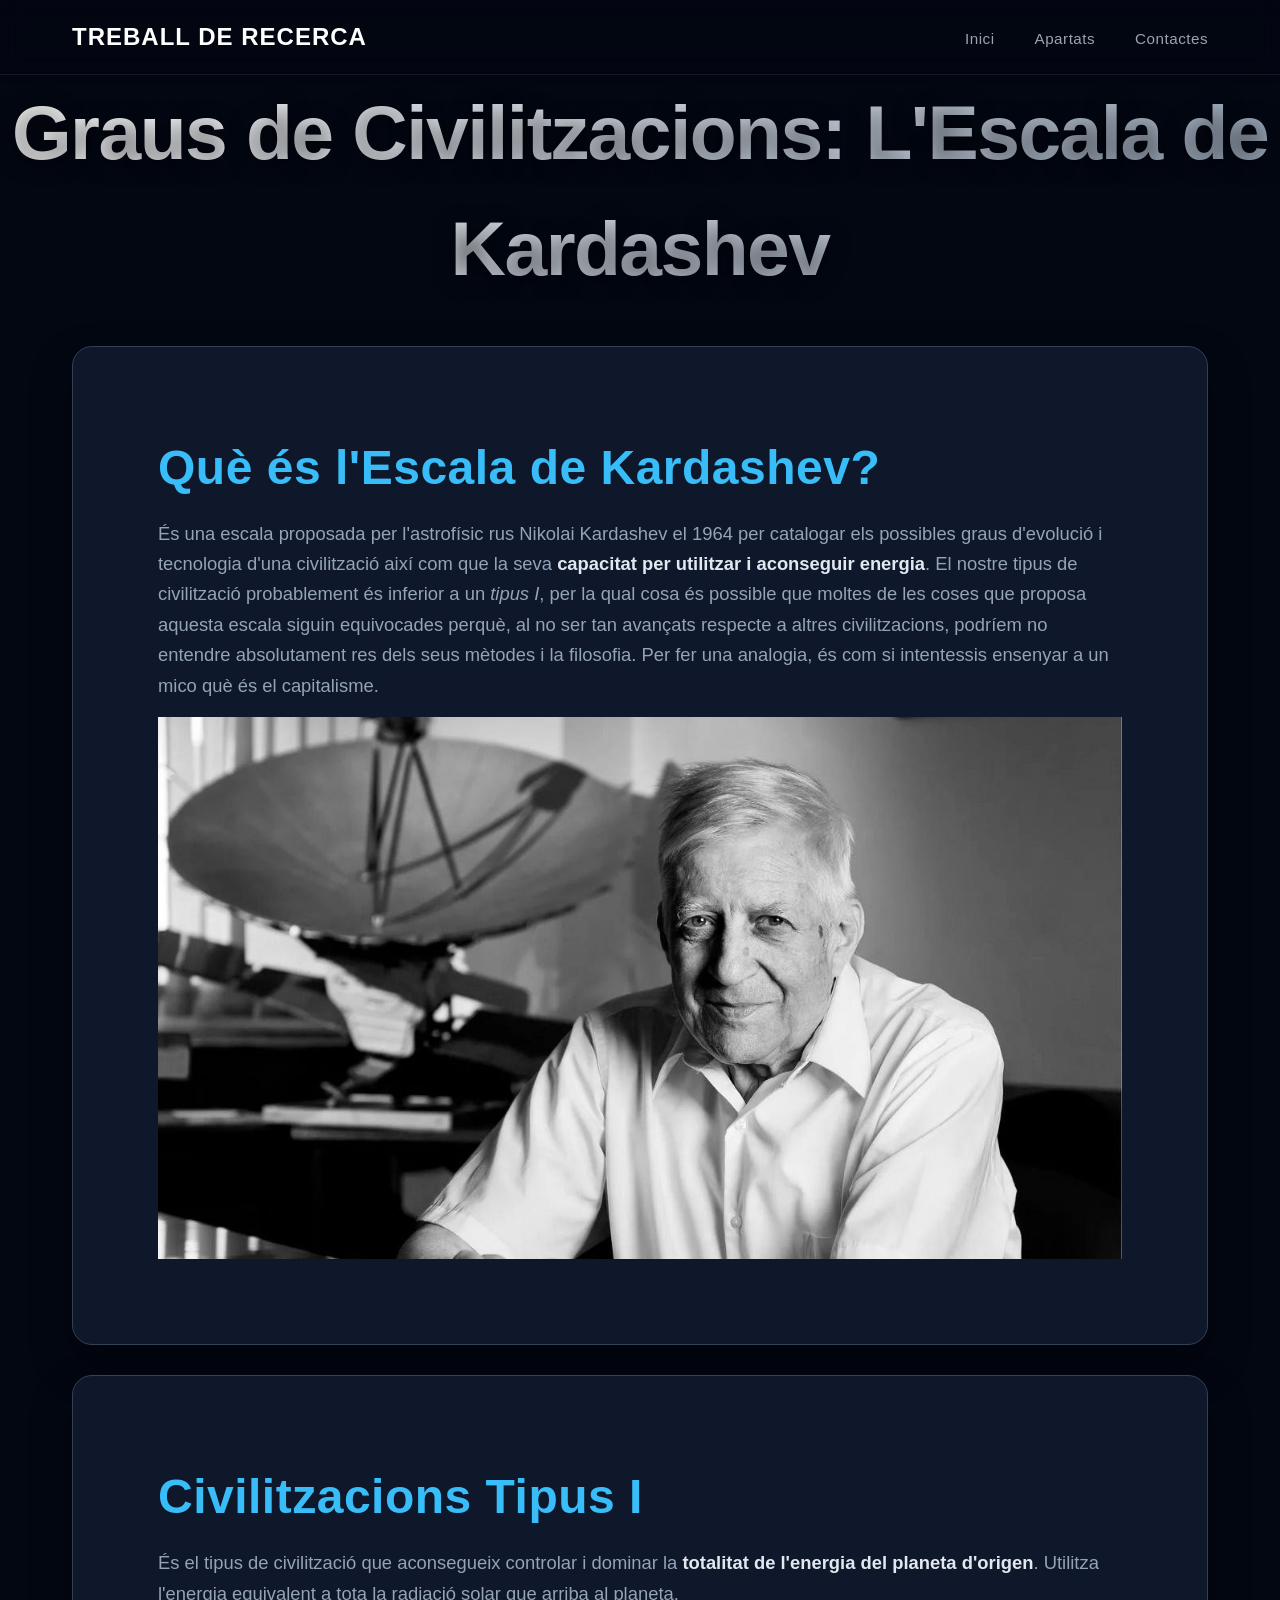
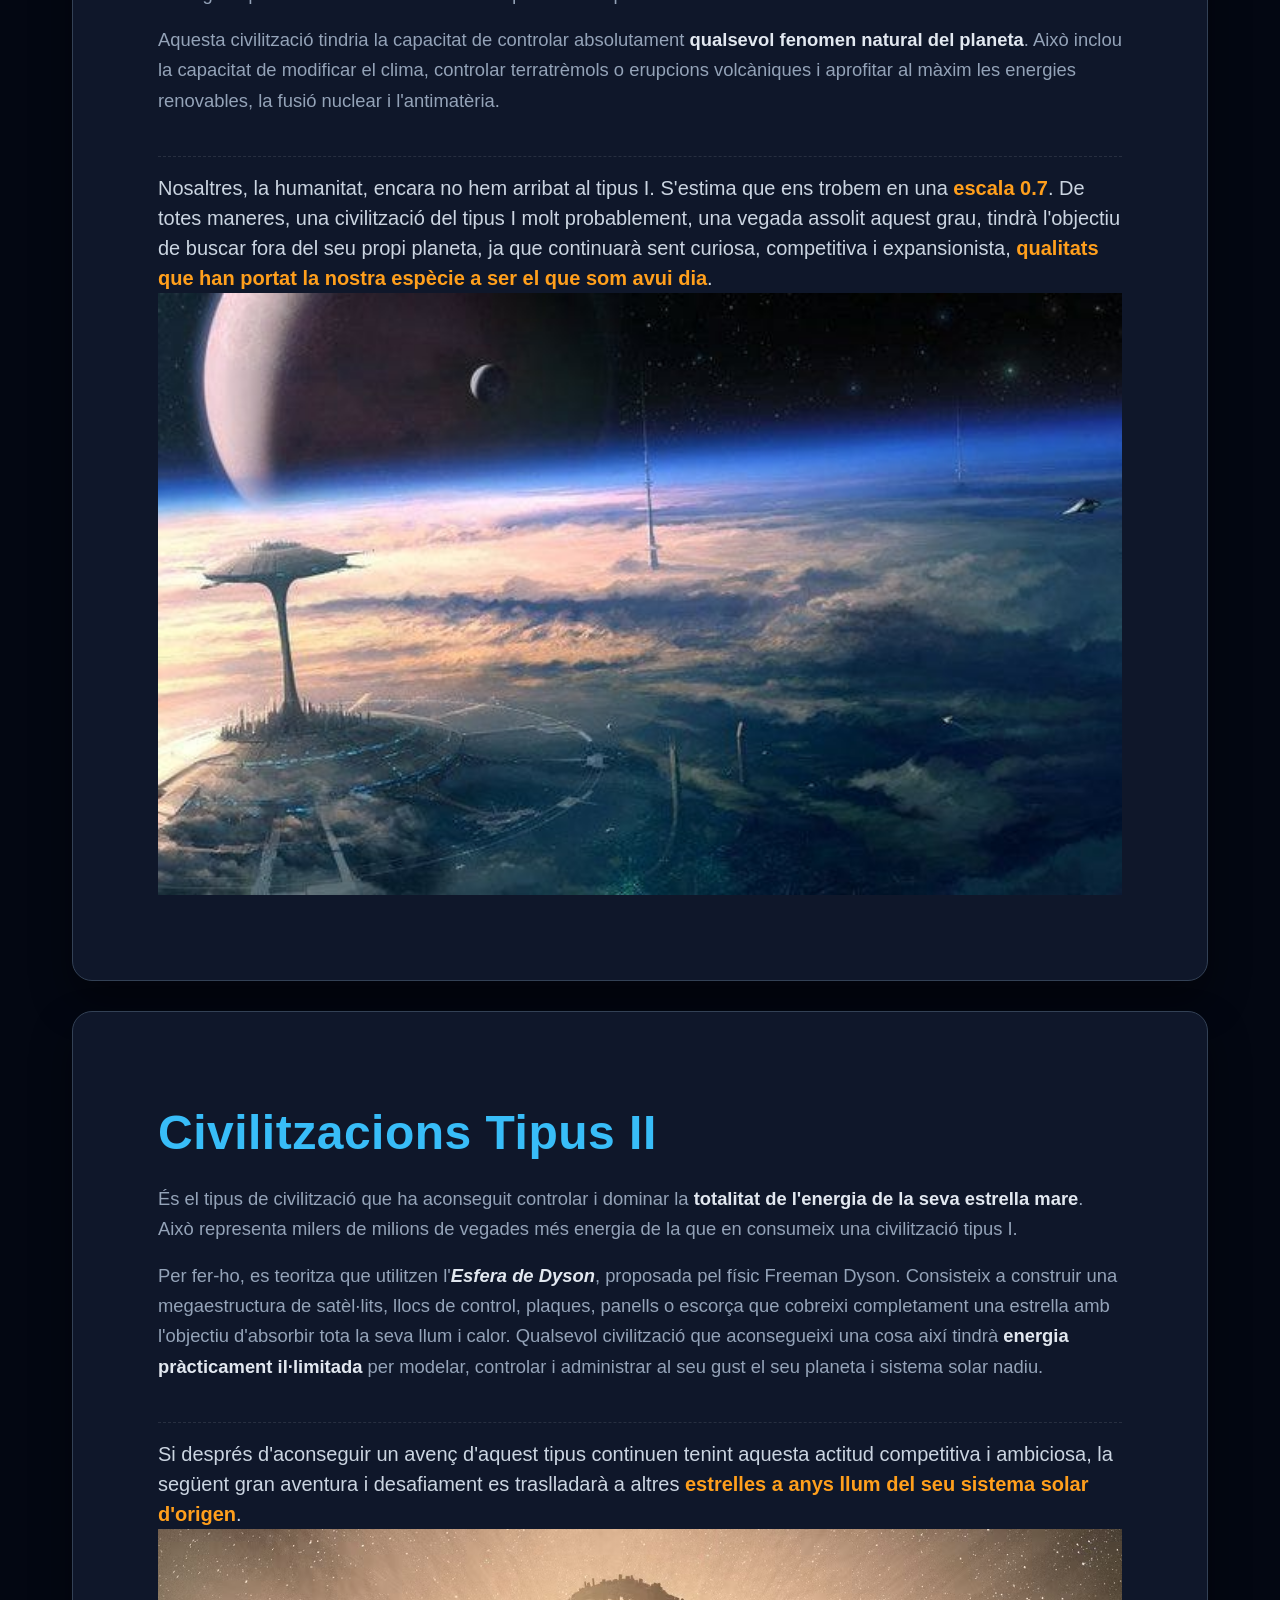
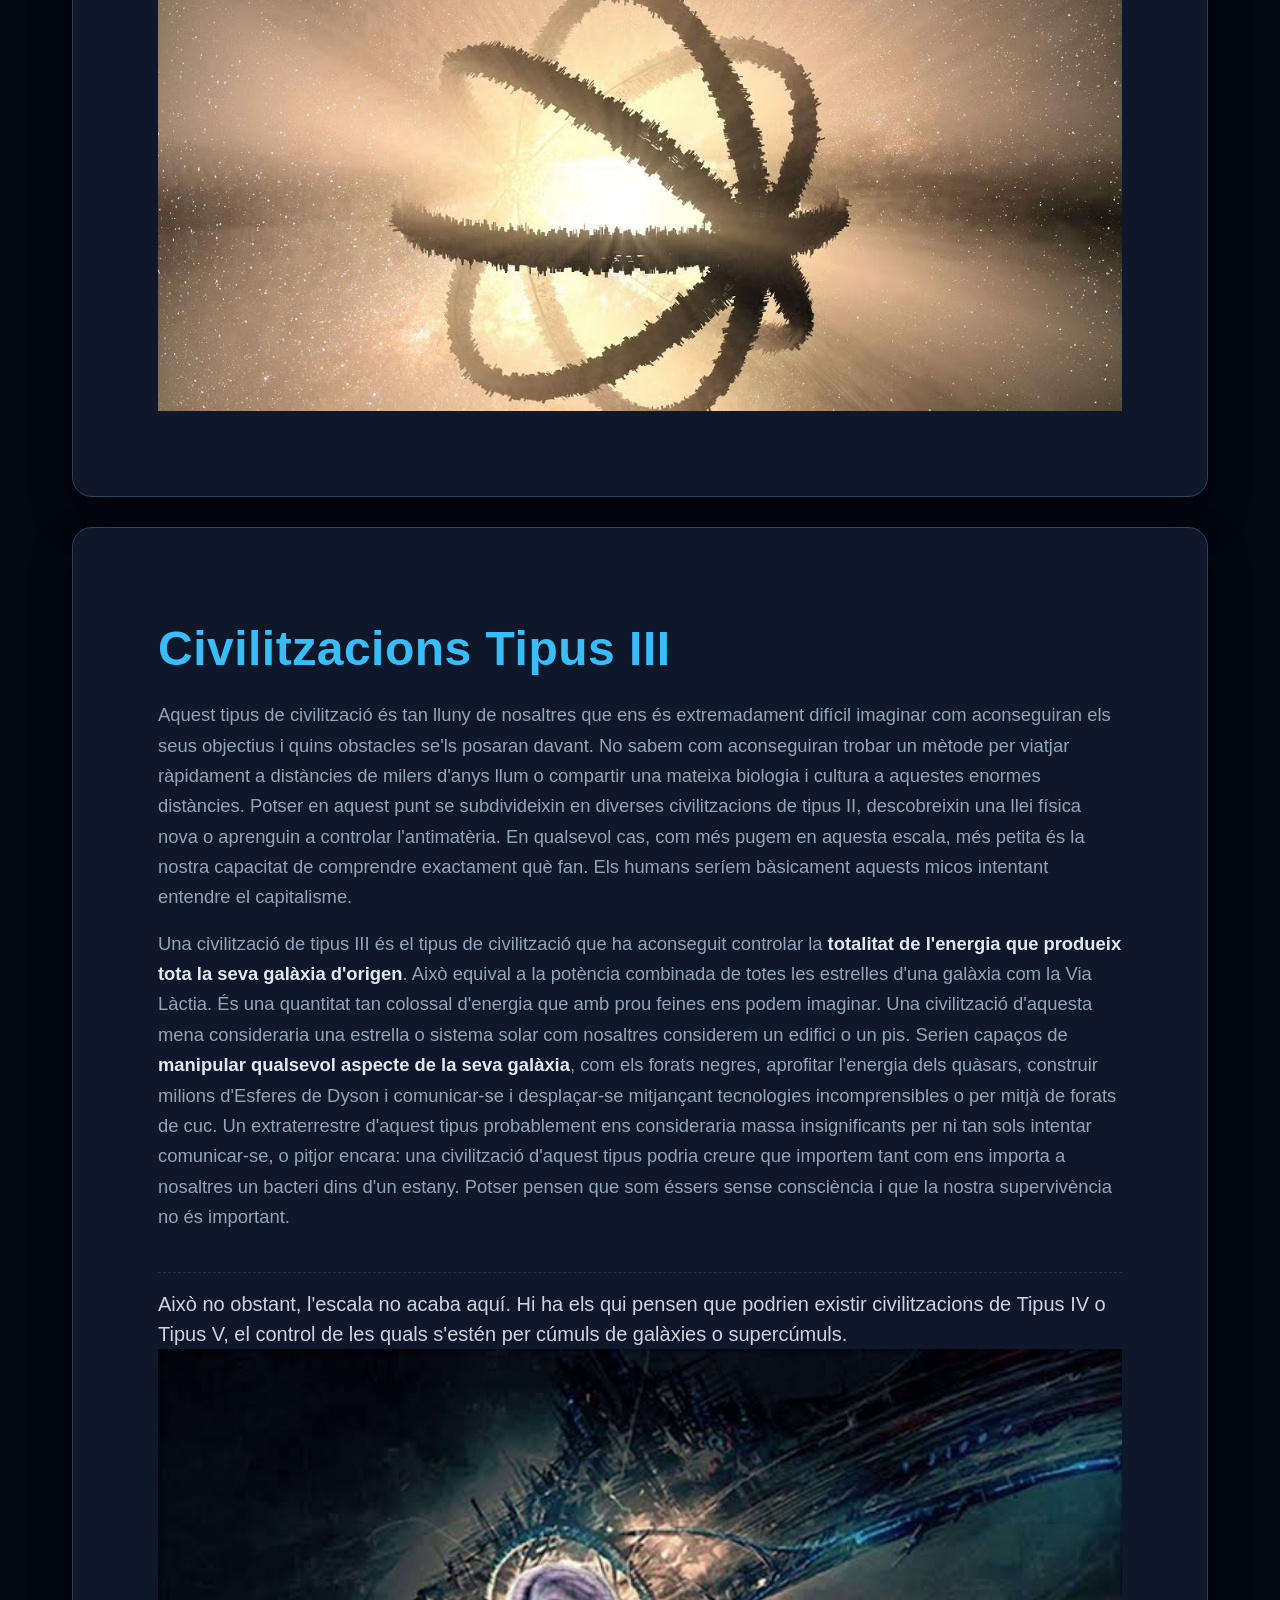
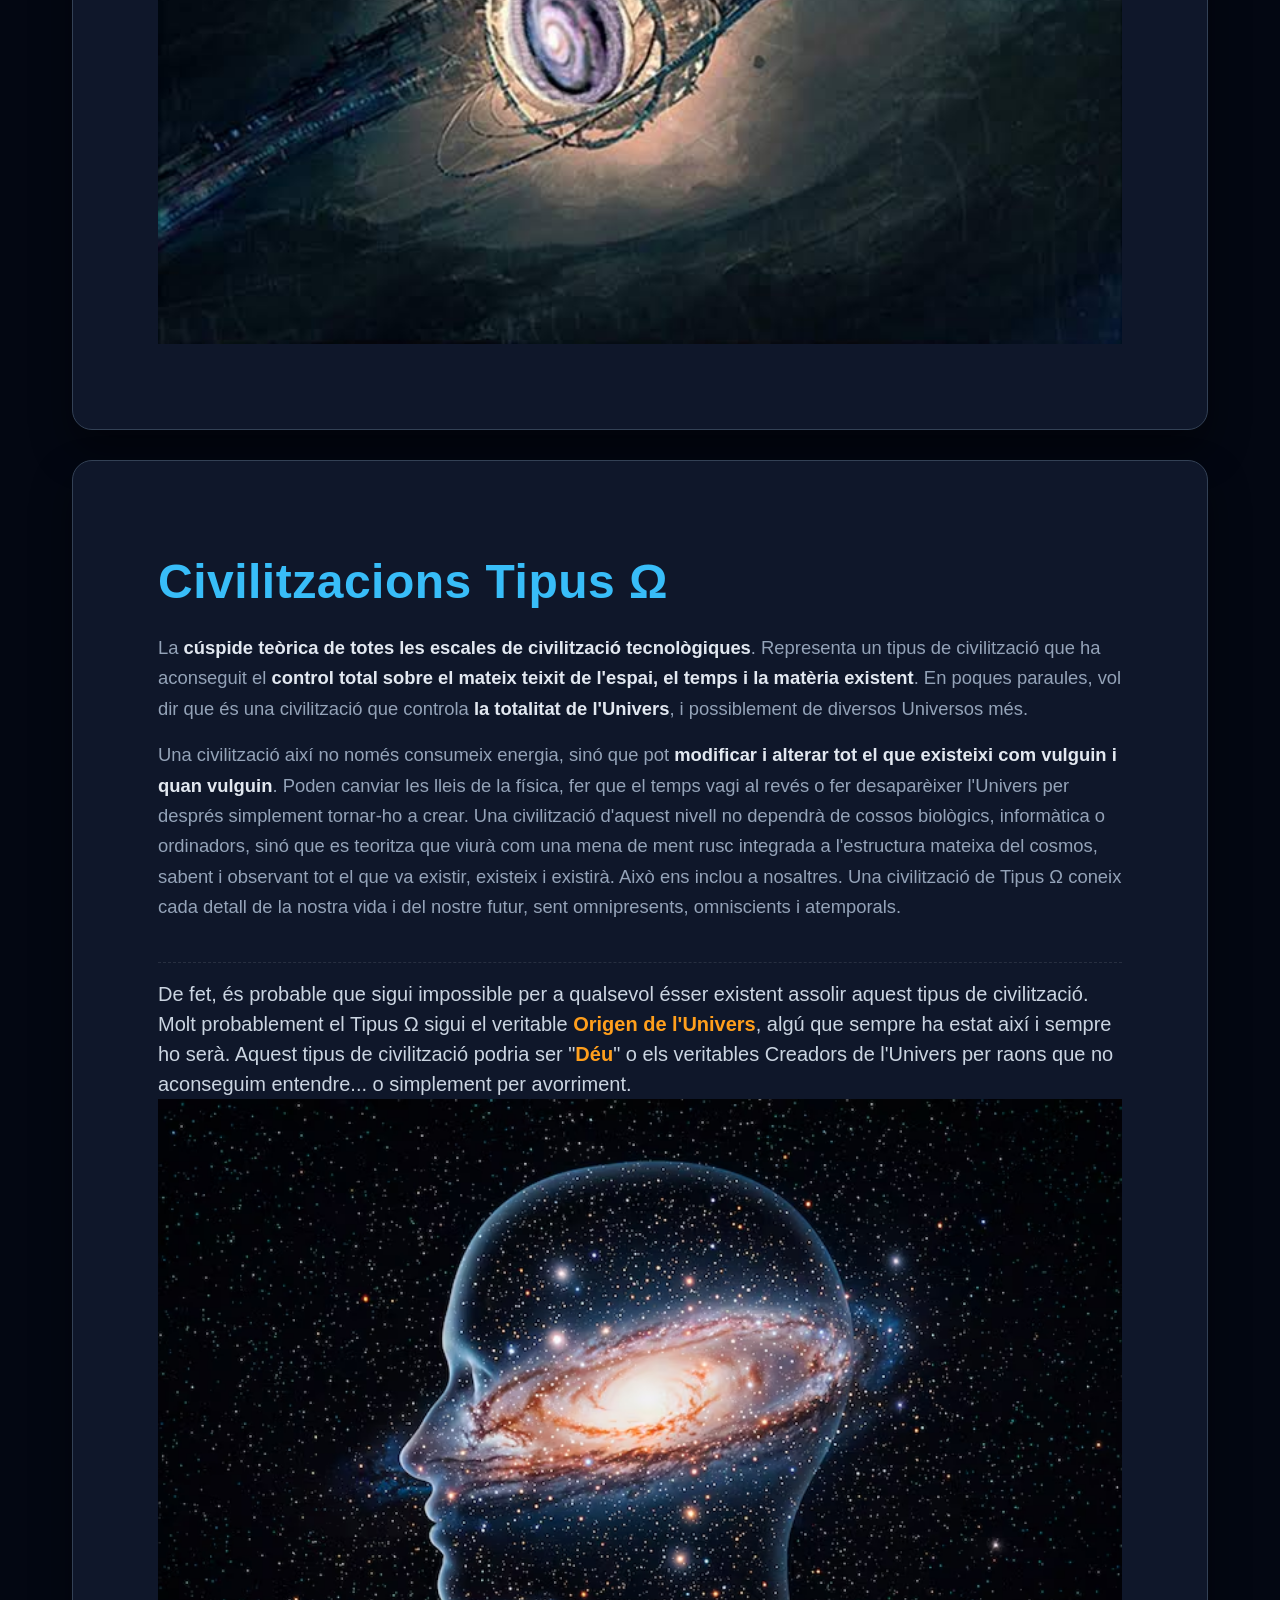
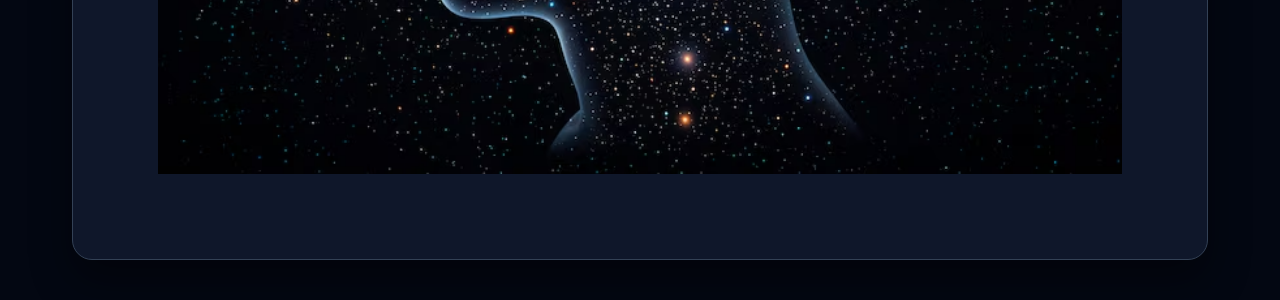
<file: kardashev.html>
<!DOCTYPE html>
<html lang="es">
<head>
    <meta charset="UTF-8">
    <meta name="viewport" content="width=device-width, initial-scale=1.0">
    <title>Escala de Kardashev</title>
    <link rel="stylesheet" href="styles.css"> 
    <link rel="icon" href="Images/icono.png" type="image/png">
</head>
<body>
    <header> 
        <nav> 
            <div class="logo">Treball de Recerca</div> 
            <ul class="nav-links"> 
                <li><a href="index.html">Inici</a></li> 
                <li><a href="index.html#apartats" class="active">Apartats</a></li> 
                <li><a href="#contacte">Contactes</a></li> 
            </ul> 
        </nav> 
    </header> 

    <main class="escenari1">
        <section class="escenari1-intro">
            <h1>Graus de Civilitzacions: L'Escala de Kardashev</h1>
        </section>

        <section class="escenari1-targeta">
            <article class="tarjeta-ancha">
                <div class="tarjeta-contenido">
                    <h2>Què és l'Escala de Kardashev?</h2>
                    <p class="desc-escenari1">
                        És una escala proposada per l'astrofísic rus Nikolai Kardashev el 1964 per catalogar els possibles graus d'evolució i tecnologia d'una civilització així com que la seva <strong>capacitat per utilitzar i aconseguir energia</strong>. El nostre tipus de civilització probablement és inferior a un <em>tipus I</em>, per la qual cosa és possible que moltes de les coses que proposa aquesta escala siguin equivocades perquè, al no ser tan avançats respecte a altres civilitzacions, podríem no entendre absolutament res dels seus mètodes i la filosofia. Per fer una analogia, és com si intentessis ensenyar a un mico què és el capitalisme.
                    </p>
                    <div class="tarjeta-imagen">
                        <img src="Images/nikolaikardashev.jpeg" alt="Imatge de l'astrofísic Nikolai Kardashev">
                    </div>
                </div>
            </article>

            <article class="tarjeta-ancha">
                <div class="tarjeta-contenido">
                    <h2>Civilitzacions Tipus I</h2>
                    <p class="desc-escenari1">
                        És el tipus de civilització que aconsegueix controlar i dominar la <strong>totalitat de l'energia del planeta d'origen</strong>. Utilitza l'energia equivalent a tota la radiació solar que arriba al planeta.
                    </p>
                    <p class="desc-escenari1">
                        Aquesta civilització tindria la capacitat de controlar absolutament <strong>qualsevol fenomen natural del planeta</strong>. Això inclou la capacitat de modificar el clima, controlar terratrèmols o erupcions volcàniques i aprofitar al màxim les energies renovables, la fusió nuclear i l'antimatèria.
                    </p>
                    <p class="destacar-conclusion">
                        Nosaltres, la humanitat, encara no hem arribat al tipus I. S'estima que ens trobem en una <strong>escala 0.7</strong>. De totes maneres, una civilització del tipus I molt probablement, una vegada assolit aquest grau, tindrà l'objectiu de buscar fora del seu propi planeta, ja que continuarà sent curiosa, competitiva i expansionista, <strong>qualitats que han portat la nostra espècie a ser el que som avui dia</strong>.
                    </p>
                    <div class="tarjeta-imagen">
                        <img src="Images/tipo1.jpg" alt="Imatge del que hipotèticament seria una civilització de Tipus I">
                    </div>
                </div>
            </article>

            <article class="tarjeta-ancha">
                <div class="tarjeta-contenido">
                    <h2>Civilitzacions Tipus II</h2>
                    <p class="desc-escenari1">
                        És el tipus de civilització que ha aconseguit controlar i dominar la <strong>totalitat de l'energia de la seva estrella mare</strong>. Això representa milers de milions de vegades més energia de la que en consumeix una civilització tipus I.
                    </p>
                    <p class="desc-escenari1">
                        Per fer-ho, es teoritza que utilitzen l'<strong><em>Esfera de Dyson</em></strong>, proposada pel físic Freeman Dyson. Consisteix a construir una megaestructura de satèl·lits, llocs de control, plaques, panells o escorça que cobreixi completament una estrella amb l'objectiu d'absorbir tota la seva llum i calor. Qualsevol civilització que aconsegueixi una cosa així tindrà <strong>energia pràcticament il·limitada</strong> per modelar, controlar i administrar al seu gust el seu planeta i sistema solar nadiu.
                    </p>
                    <p class="destacar-conclusion">
                        Si després d'aconseguir un avenç d'aquest tipus continuen tenint aquesta actitud competitiva i ambiciosa, la següent gran aventura i desafiament es traslladarà a altres <strong>estrelles a anys llum del seu sistema solar d'origen</strong>.
                    </p>
                    <div class="tarjeta-imagen">
                        <img src="Images/tipo2.avif" alt="Imatge d'una hipotètica Esfera de Dyson">
                    </div>
                </div>
            </article>

            <article class="tarjeta-ancha">
                <div class="tarjeta-contenido">
                    <h2>Civilitzacions Tipus III</h2>
                    <p class="desc-escenari1">
                        Aquest tipus de civilització és tan lluny de nosaltres que ens és extremadament difícil imaginar com aconseguiran els seus objectius i quins obstacles se'ls posaran davant. No sabem com aconseguiran trobar un mètode per viatjar ràpidament a distàncies de milers d'anys llum o compartir una mateixa biologia i cultura a aquestes enormes distàncies. Potser en aquest punt se subdivideixin en diverses civilitzacions de tipus II, descobreixin una llei física nova o aprenguin a controlar l'antimatèria. En qualsevol cas, com més pugem en aquesta escala, més petita és la nostra capacitat de comprendre exactament què fan. Els humans seríem bàsicament aquests micos intentant entendre el capitalisme.
                    </p>
                    <p class="desc-escenari1">
                        Una civilització de tipus III és el tipus de civilització que ha aconseguit controlar la <strong>totalitat de l'energia que produeix tota la seva galàxia d'origen</strong>. Això equival a la potència combinada de totes les estrelles d'una galàxia com la Via Làctia. És una quantitat tan colossal d'energia que amb prou feines ens podem imaginar. Una civilització d'aquesta mena consideraria una estrella o sistema solar com nosaltres considerem un edifici o un pis. Serien capaços de <strong>manipular qualsevol aspecte de la seva galàxia</strong>, com els forats negres, aprofitar l'energia dels quàsars, construir milions d'Esferes de Dyson i comunicar-se i desplaçar-se mitjançant tecnologies incomprensibles o per mitjà de forats de cuc. Un extraterrestre d'aquest tipus probablement ens consideraria massa insignificants per ni tan sols intentar comunicar-se, o pitjor encara: una civilització d'aquest tipus podria creure que importem tant com ens importa a nosaltres un bacteri dins d'un estany. Potser pensen que som éssers sense consciència i que la nostra supervivència no és important.
                    </p>
                    <p class="destacar-conclusion">
                        Això no obstant, l'escala no acaba aquí. Hi ha els qui pensen que podrien existir civilitzacions de Tipus IV o Tipus V, el control de les quals s'estén per cúmuls de galàxies o supercúmuls.
                    </p>
                    <div class="tarjeta-imagen">
                        <img src="Images/tipo3.jfif" alt="Imatge metafòrica de la incomprensibilitat d'una civilització de Tipus III">
                    </div>
                </div>
            </article>

            <article class="tarjeta-ancha">
                <div class="tarjeta-contenido">
                    <h2>Civilitzacions Tipus Ω</h2>
                    <p class="desc-escenari1">
                        La <strong>cúspide teòrica de totes les escales de civilització tecnològiques</strong>. Representa un tipus de civilització que ha aconseguit el <strong>control total sobre el mateix teixit de l'espai, el temps i la matèria existent</strong>. En poques paraules, vol dir que és una civilització que controla <strong>la totalitat de l'Univers</strong>, i possiblement de diversos Universos més.
                    </p>
                    <p class="desc-escenari1">
                        Una civilització així no només consumeix energia, sinó que pot <strong>modificar i alterar tot el que existeixi com vulguin i quan vulguin</strong>. Poden canviar les lleis de la física, fer que el temps vagi al revés o fer desaparèixer l'Univers per després simplement tornar-ho a crear. Una civilització d'aquest nivell no dependrà de cossos biològics, informàtica o ordinadors, sinó que es teoritza que viurà com una mena de ment rusc integrada a l'estructura mateixa del cosmos, sabent i observant tot el que va existir, existeix i existirà. Això ens inclou a nosaltres. Una civilització de Tipus Ω coneix cada detall de la nostra vida i del nostre futur, sent omnipresents, omniscients i atemporals.
                    </p>
                    <p class="destacar-conclusion">
                        De fet, és probable que sigui impossible per a qualsevol ésser existent assolir aquest tipus de civilització. Molt probablement el Tipus Ω sigui el veritable <strong>Origen de l'Univers</strong>, algú que sempre ha estat així i sempre ho serà. Aquest tipus de civilització podria ser "<strong>Déu</strong>" o els veritables Creadors de l'Univers per raons que no aconseguim entendre... o simplement per avorriment.
                    </p>
                    <div class="tarjeta-imagen">
                        <img src="Images/tipoΩ.avif" alt="Intent de representació del Tipus Ω">
                    </div>
                </div>
            </article>

        </section>

    </main>
    
</body>
</html>
</file>
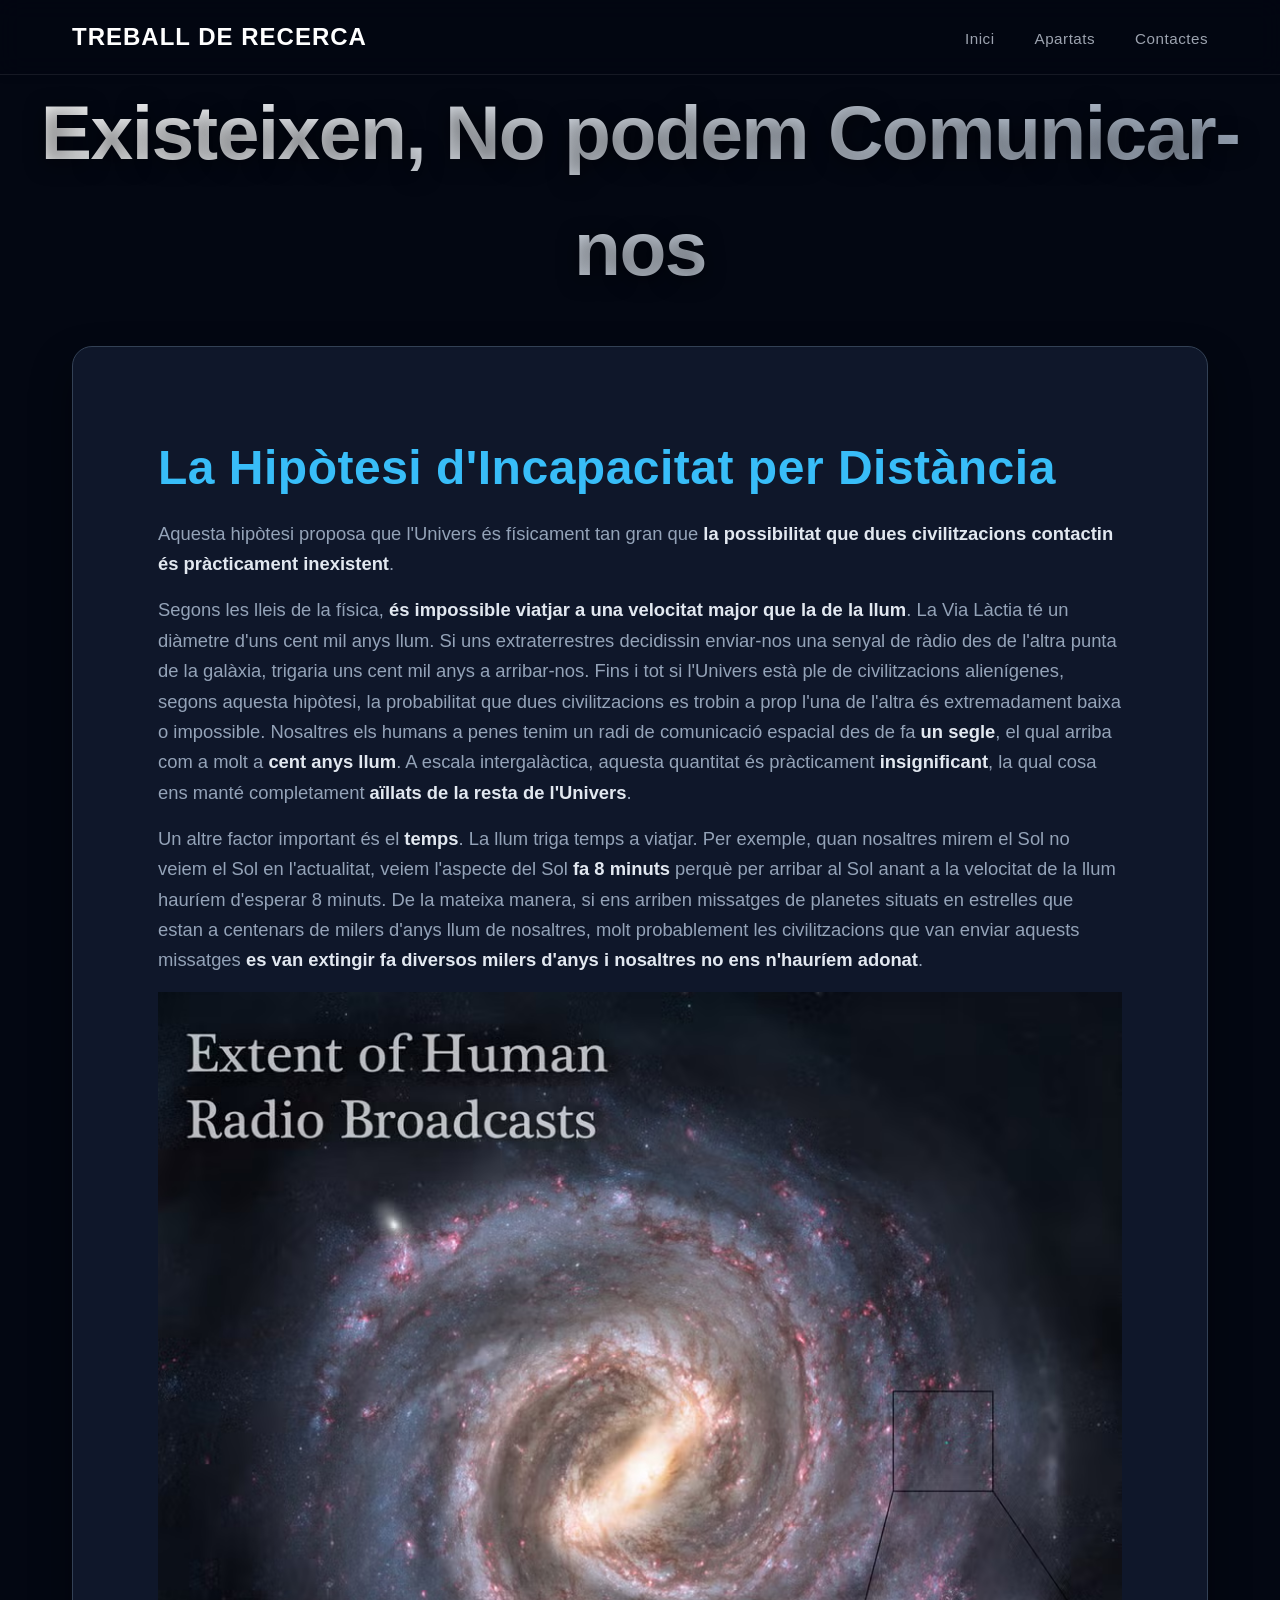
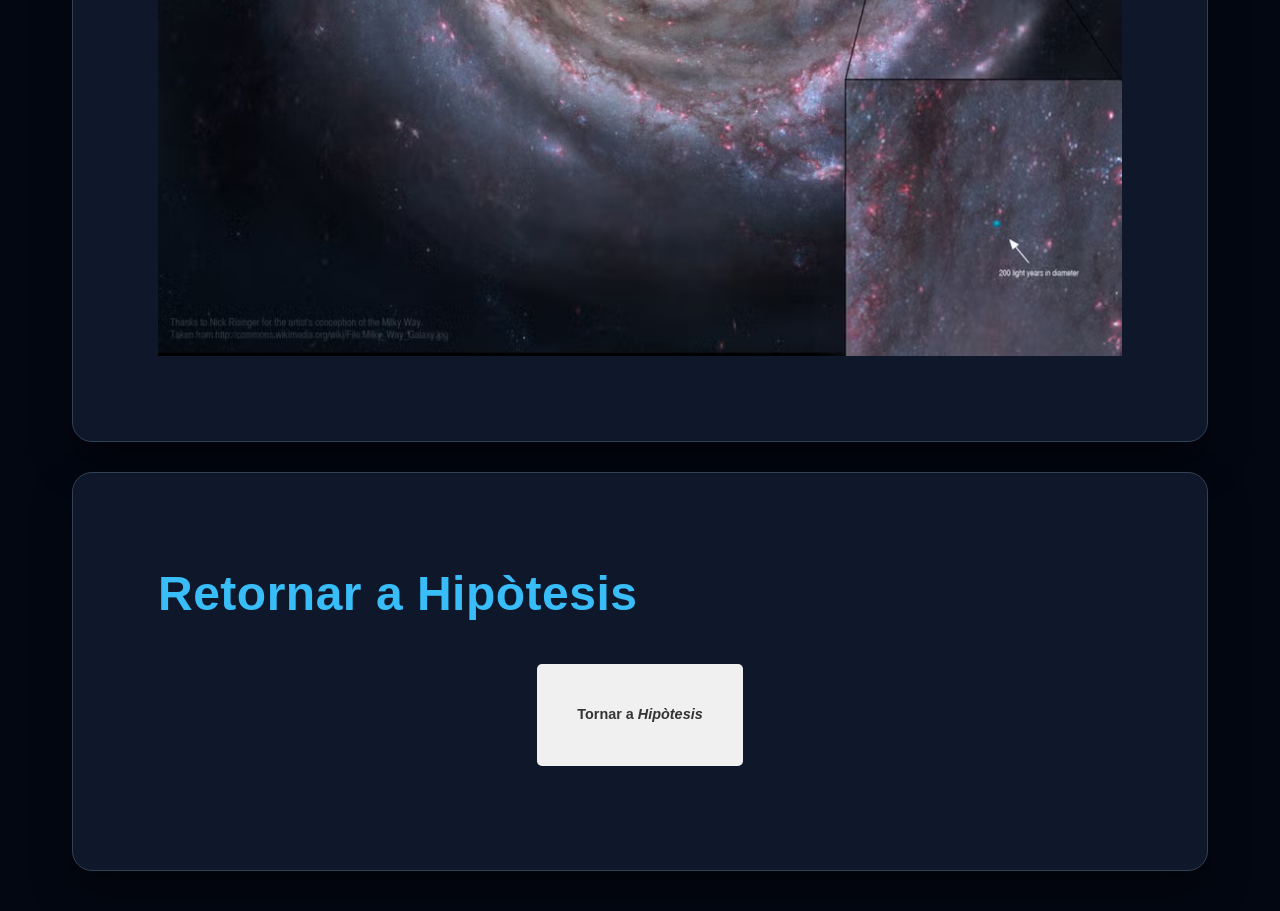
<file: nocomun.html>
<!DOCTYPE html>
<html lang="es">
<head>
    <meta charset="UTF-8">
    <meta name="viewport" content="width=device-width, initial-scale=1.0">
    <title>No hi ha Comunicació</title>
    <link rel="stylesheet" href="styles.css"> 
    <link rel="icon" href="Images/icono.png" type="image/png">
</head>
<body>
    <header> 
        <nav> 
            <div class="logo">Treball de Recerca</div> 
            <ul class="nav-links"> 
                <li><a href="index.html">Inici</a></li> 
                <li><a href="index.html#apartats" class="active">Apartats</a></li> 
                <li><a href="#contacte">Contactes</a></li> 
            </ul> 
        </nav> 
    </header> 

    <main class="escenari1">
        <section class="escenari1-intro">
            <h1>Existeixen, No podem Comunicar-nos</h1>
        </section>

        <section class="escenari1-targeta">
            <article class="tarjeta-ancha">
                <div class="tarjeta-contenido">
                    <h2>La Hipòtesi d'Incapacitat per Distància</h2>
                    <p class="desc-escenari1">
                        Aquesta hipòtesi proposa que l'Univers és físicament tan gran que <strong>la possibilitat que dues civilitzacions contactin és pràcticament inexistent</strong>.
                    </p>
                    <p class="desc-escenari1">
                        Segons les lleis de la física, <strong>és impossible viatjar a una velocitat major que la de la llum</strong>. La Via Làctia té un diàmetre d'uns cent mil anys llum. Si uns extraterrestres decidissin enviar-nos una senyal de ràdio des de l'altra punta de la galàxia, trigaria uns cent mil anys a arribar-nos. Fins i tot si l'Univers està ple de civilitzacions alienígenes, segons aquesta hipòtesi, la probabilitat que dues civilitzacions es trobin a prop l'una de l'altra és extremadament baixa o impossible. Nosaltres els humans a penes tenim un radi de comunicació espacial des de fa <strong>un segle</strong>, el qual arriba com a molt a <strong>cent anys llum</strong>. A escala intergalàctica, aquesta quantitat és pràcticament <strong>insignificant</strong>, la qual cosa ens manté completament <strong>aïllats de la resta de l'Univers</strong>.
                    </p>
                    <p class="desc-escenari1">
                        Un altre factor important és el <strong>temps</strong>. La llum triga temps a viatjar. Per exemple, quan nosaltres mirem el Sol no veiem el Sol en l'actualitat, veiem l'aspecte del Sol <strong>fa 8 minuts</strong> perquè per arribar al Sol anant a la velocitat de la llum hauríem d'esperar 8 minuts. De la mateixa manera, si ens arriben missatges de planetes situats en estrelles que estan a centenars de milers d'anys llum de nosaltres, molt probablement les civilitzacions que van enviar aquests missatges <strong>es van extingir fa diversos milers d'anys i nosaltres no ens n'hauríem adonat</strong>.
                    </p>
                    <div class="tarjeta-imagen">
                        <img src="Images/incapacitatperdistancia.avif" alt="Representació de les colossals distancies del Univers">
                    </div>
                </div>
            </article>

            <article class="tarjeta-ancha">
                <div class="tarjeta-contenido">
                    <h2>Retornar a Hipòtesis</h2>
                    <nav class="enlaces-retornar">
                        <a href="hipo.html" class="btn-regresar">Tornar a <em>Hipòtesis</em></a>
                    </nav>
                </div>
            </article>

        </section>

    </main>
    
</body>
</html>
</file>
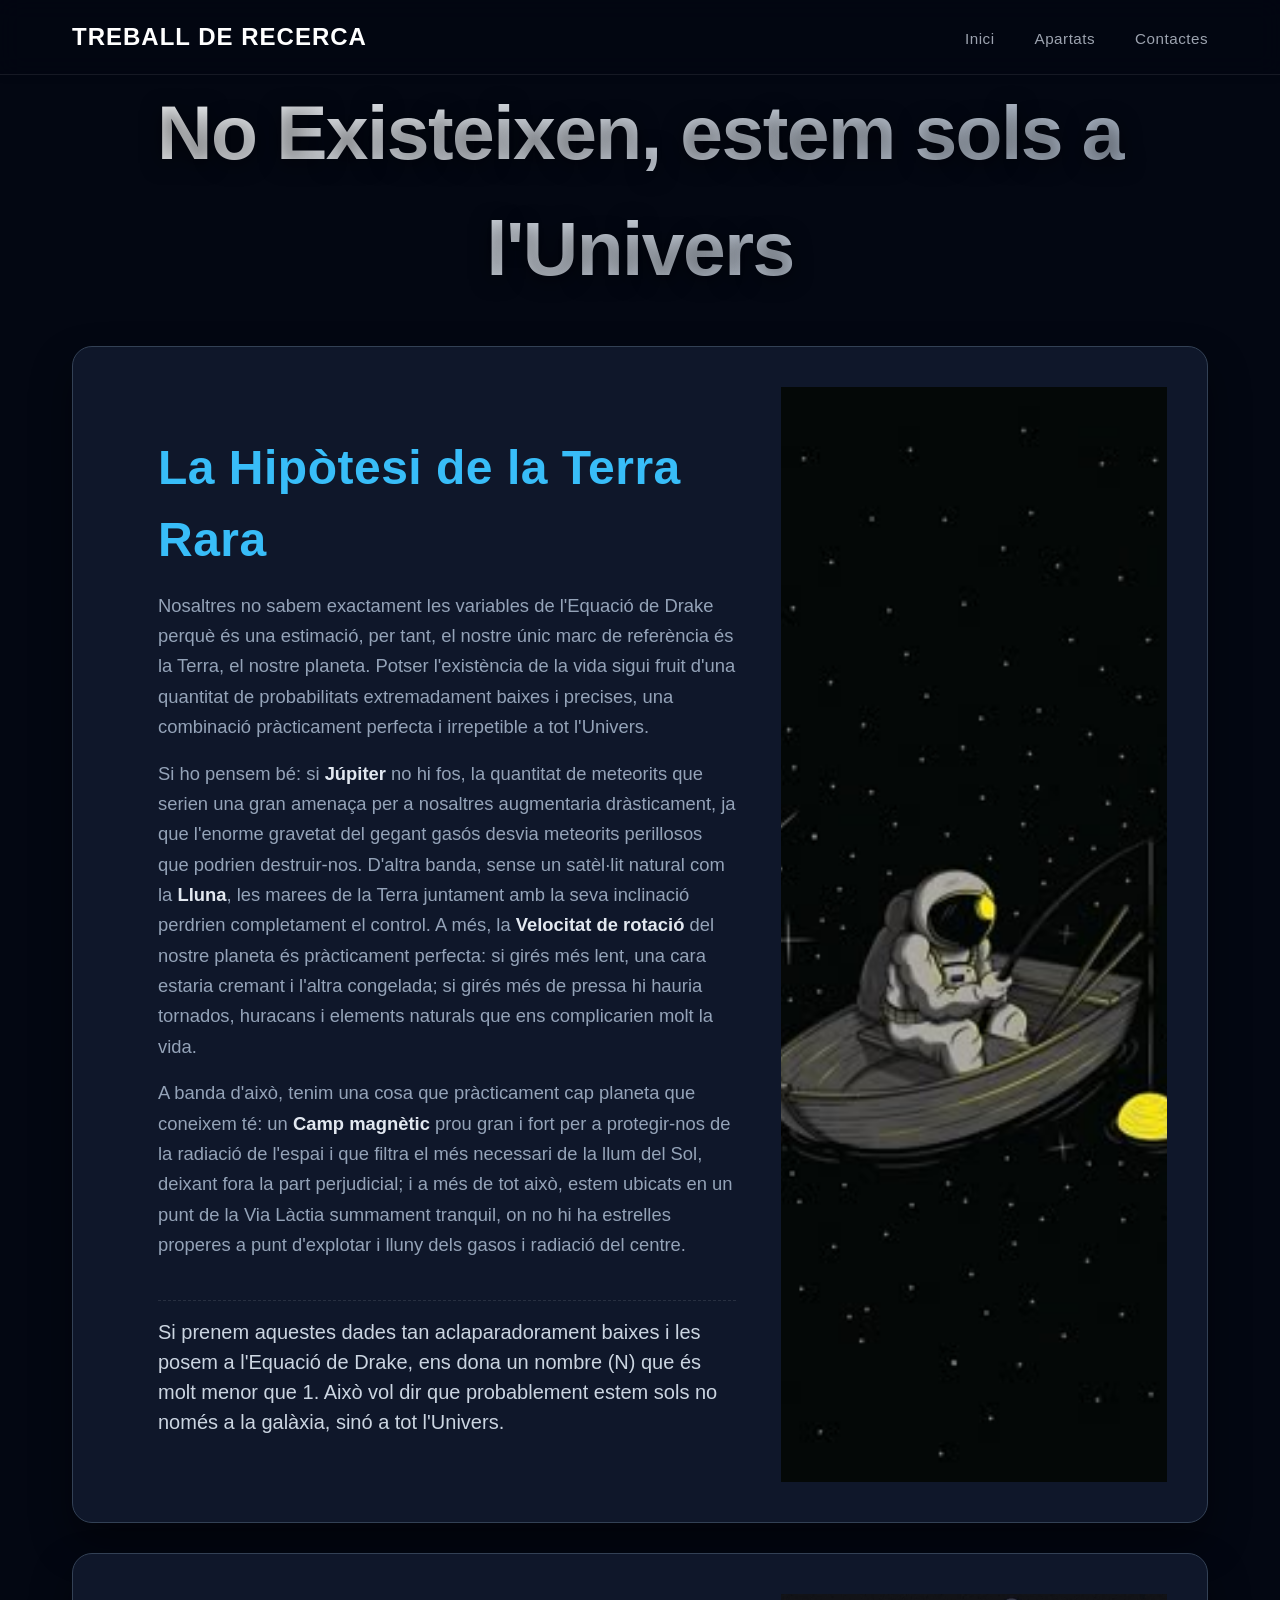
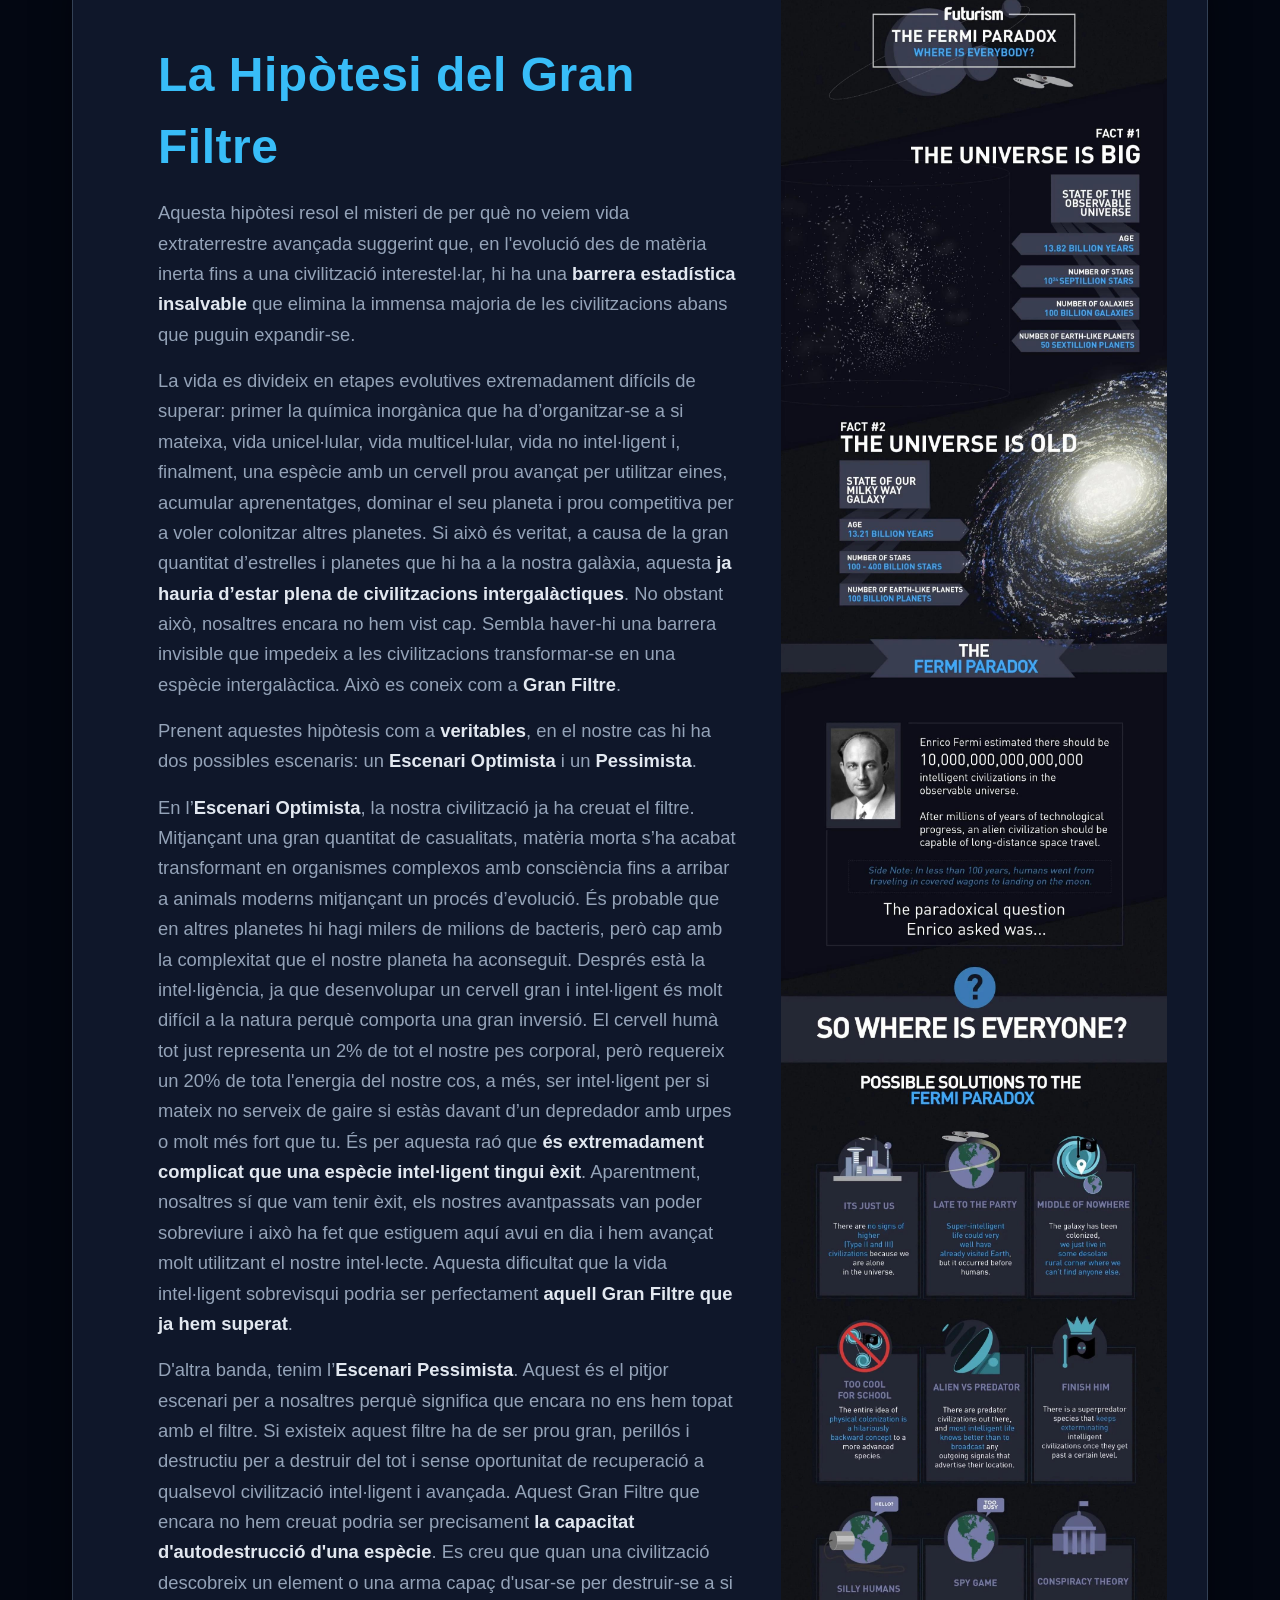
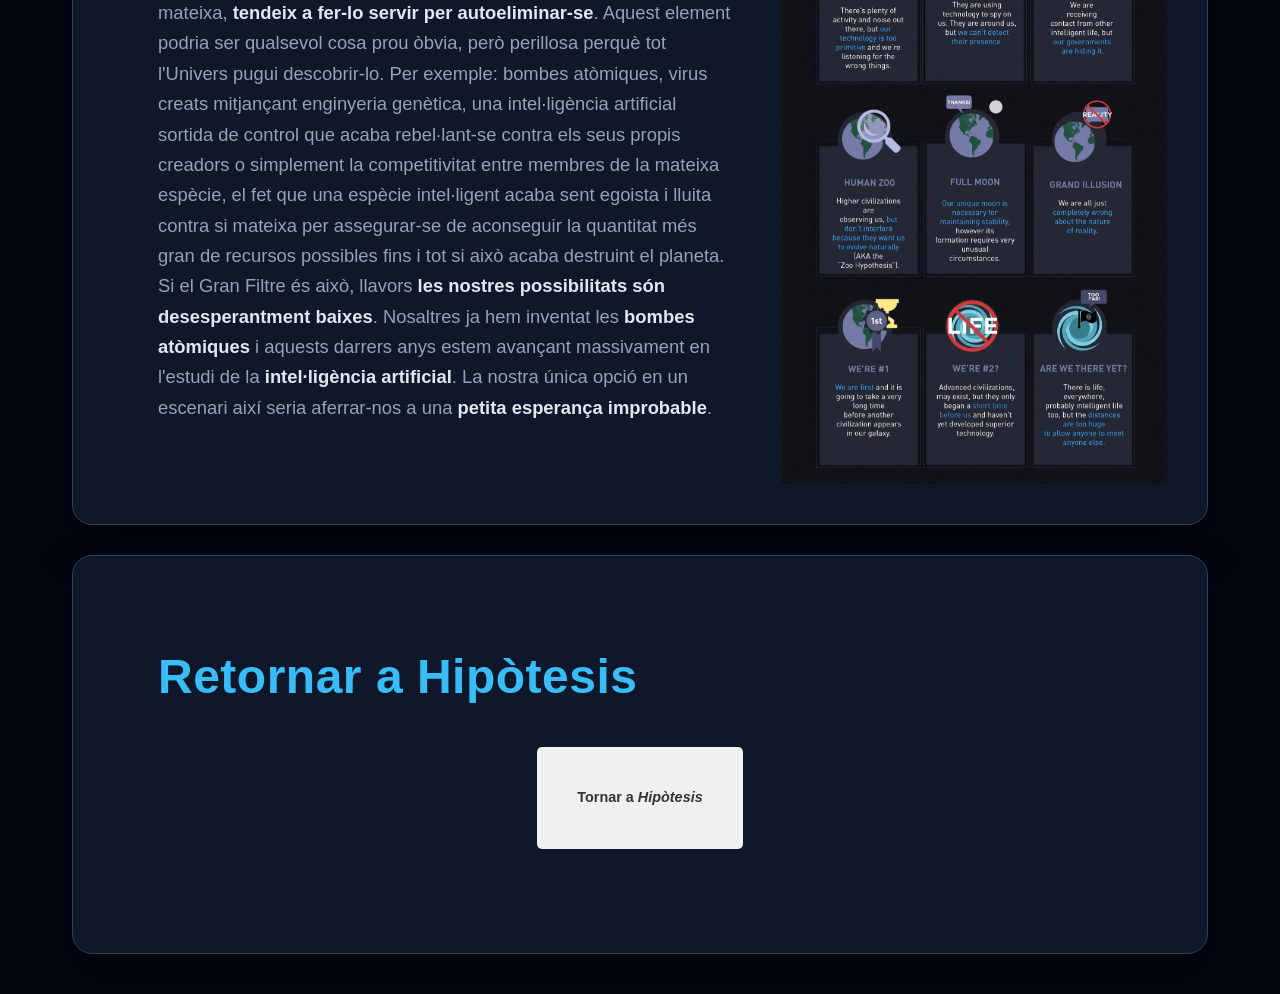
<file: noexist.htm>
<!DOCTYPE html>
<html lang="es">
<head>
    <meta charset="UTF-8">
    <meta name="viewport" content="width=device-width, initial-scale=1.0">
    <title>No Existeixen</title>
    <link rel="stylesheet" href="styles.css"> 
    <link rel="icon" href="Images/icono.png" type="image/png">
</head>
<body>
    <header> 
        <nav> 
            <div class="logo">Treball de Recerca</div> 
            <ul class="nav-links"> 
                <li><a href="index.html">Inici</a></li> 
                <li><a href="index.html#apartats" class="active">Apartats</a></li> 
                <li><a href="#contacte">Contactes</a></li> 
            </ul> 
        </nav> 
    </header> 

    <main class="escenari1">
        <section class="escenari1-intro">
            <h1>No Existeixen, estem sols a l'Univers</h1>
        </section>

        <section class="escenari1-targeta">
            <article class="tarjeta-ancha">
                <div class="tarjeta-contenido">
                    <h2>La Hipòtesi de la Terra Rara</h2>
                    <p class="desc-escenari1">
                        Nosaltres no sabem exactament les variables de l'Equació de Drake perquè és una estimació, per tant, el nostre únic marc de referència és la Terra, el nostre planeta. Potser l'existència de la vida sigui fruit d'una quantitat de probabilitats extremadament baixes i precises, una combinació pràcticament perfecta i irrepetible a tot l'Univers.
                    </p>
                    <p class="desc-escenari1">
                        Si ho pensem bé: si <strong>Júpiter</strong> no hi fos, la quantitat de meteorits que serien una gran amenaça per a nosaltres augmentaria dràsticament, ja que l'enorme gravetat del gegant gasós desvia meteorits perillosos que podrien destruir-nos. D'altra banda, sense un satèl·lit natural com la <strong>Lluna</strong>, les marees de la Terra juntament amb la seva inclinació perdrien completament el control. A més, la <strong>Velocitat de rotació</strong> del nostre planeta és pràcticament perfecta: si girés més lent, una cara estaria cremant i l'altra congelada; si girés més de pressa hi hauria tornados, huracans i elements naturals que ens complicarien molt la vida.
                    </p>
                    <p class="desc-escenari1"> 
                        A banda d'això, tenim una cosa que pràcticament cap planeta que coneixem té: un <strong>Camp magnètic</strong> prou gran i fort per a protegir-nos de la radiació de l'espai i que filtra el més necessari de la llum del Sol, deixant fora la part perjudicial; i a més de tot això, estem ubicats en un punt de la Via Làctia summament tranquil, on no hi ha estrelles properes a punt d'explotar i lluny dels gasos i radiació del centre.
                    </p>
                    <p class="destacar-conclusion">
                        Si prenem aquestes dades tan aclaparadorament baixes i les posem a l'Equació de Drake, ens dona un nombre (N) que és molt menor que 1. Això vol dir que probablement estem sols no només a la galàxia, sinó a tot l'Univers.
                    </p>
                </div>
                <div class="tarjeta-imagen">
                    <img src="Images/terrarara2.jpg" alt="Representació de lo rara que es la Terra">
                </div>
            </article>

            <article class="tarjeta-ancha">
                <div class="tarjeta-contenido">
                    <h2>La Hipòtesi del Gran Filtre</h2>
                    <p class="desc-escenari1">
                        Aquesta hipòtesi resol el misteri de per què no veiem vida extraterrestre avançada suggerint que, en l'evolució des de matèria inerta fins a una civilització interestel·lar, hi ha una <strong>barrera estadística insalvable</strong> que elimina la immensa majoria de les civilitzacions abans que puguin expandir-se.
                    </p>
                    <p class="desc-escenari1">
                        La vida es divideix en etapes evolutives extremadament difícils de superar: primer la química inorgànica que ha d’organitzar-se a si mateixa, vida unicel·lular, vida multicel·lular, vida no intel·ligent i, finalment, una espècie amb un cervell prou avançat per utilitzar eines, acumular aprenentatges, dominar el seu planeta i prou competitiva per a voler colonitzar altres planetes. Si això és veritat, a causa de la gran quantitat d’estrelles i planetes que hi ha a la nostra galàxia, aquesta <strong>ja hauria d’estar plena de civilitzacions intergalàctiques</strong>. No obstant això, nosaltres encara no hem vist cap. Sembla haver-hi una barrera invisible que impedeix a les civilitzacions transformar-se en una espècie intergalàctica. Això es coneix com a <strong>Gran Filtre</strong>.
                    </p>
                    <p class="desc-escenari1">
                        Prenent aquestes hipòtesis com a <strong>veritables</strong>, en el nostre cas hi ha dos possibles escenaris: un <strong>Escenari Optimista</strong> i un <strong>Pessimista</strong>.
                    </p>
                    <p class="desc-escenari1">
                        En l’<strong>Escenari Optimista</strong>, la nostra civilització ja ha creuat el filtre. Mitjançant una gran quantitat de casualitats, matèria morta s’ha acabat transformant en organismes complexos amb consciència fins a arribar a animals moderns mitjançant un procés d’evolució. És probable que en altres planetes hi hagi milers de milions de bacteris, però cap amb la complexitat que el nostre planeta ha aconseguit. Després està la intel·ligència, ja que desenvolupar un cervell gran i intel·ligent és molt difícil a la natura perquè comporta una gran inversió. El cervell humà tot just representa un 2% de tot el nostre pes corporal, però requereix un 20% de tota l'energia del nostre cos, a més, ser intel·ligent per si mateix no serveix de gaire si estàs davant d’un depredador amb urpes o molt més fort que tu. És per aquesta raó que <strong>és extremadament complicat que una espècie intel·ligent tingui èxit</strong>. Aparentment, nosaltres sí que vam tenir èxit, els nostres avantpassats van poder sobreviure i això ha fet que estiguem aquí avui en dia i hem avançat molt utilitzant el nostre intel·lecte. Aquesta dificultat que la vida intel·ligent sobrevisqui podria ser perfectament <strong>aquell Gran Filtre que ja hem superat</strong>.
                    </p>
                    <p class="desc-escenari1">
                        D'altra banda, tenim l’<strong>Escenari Pessimista</strong>. Aquest és el pitjor escenari per a nosaltres perquè significa que encara no ens hem topat amb el filtre. Si existeix aquest filtre ha de ser prou gran, perillós i destructiu per a destruir del tot i sense oportunitat de recuperació a qualsevol civilització intel·ligent i avançada. Aquest Gran Filtre que encara no hem creuat podria ser precisament <strong>la capacitat d'autodestrucció d'una espècie</strong>. Es creu que quan una civilització descobreix un element o una arma capaç d'usar-se per destruir-se a si mateixa, <strong>tendeix a fer-lo servir per autoeliminar-se</strong>. Aquest element podria ser qualsevol cosa prou òbvia, però perillosa perquè tot l'Univers pugui descobrir-lo. Per exemple: bombes atòmiques, virus creats mitjançant enginyeria genètica, una intel·ligència artificial sortida de control que acaba rebel·lant-se contra els seus propis creadors o simplement la competitivitat entre membres de la mateixa espècie, el fet que una espècie intel·ligent acaba sent egoista i lluita contra si mateixa per assegurar-se de aconseguir la quantitat més gran de recursos possibles fins i tot si això acaba destruint el planeta. Si el Gran Filtre és això, llavors <strong>les nostres possibilitats són desesperantment baixes</strong>. Nosaltres ja hem inventat les <strong>bombes atòmiques</strong> i aquests darrers anys estem avançant massivament en l'estudi de la <strong>intel·ligència artificial</strong>. La nostra única opció en un escenari així seria aferrar-nos a una <strong>petita esperança improbable</strong>.
                    </p>
                </div>
                <div class="tarjeta-imagen">
                    <img src="Images/granfiltre5.jpg" alt="Explicació del Gran Filtre">
                </div>
            </article>

            <article class="tarjeta-ancha">
                <div class="tarjeta-contenido">
                    <h2>Retornar a Hipòtesis</h2>
                    <nav class="enlaces-retornar">
                        <a href="hipo.html" class="btn-regresar">Tornar a <em>Hipòtesis</em></a>
                    </nav>
                </div>
            </article>

        </section>

    </main>
    
</body>
</html>
</file>
<file: styles.css>
* {
    margin: 0;
    padding: 0;
    box-sizing: border-box;
    font-family: 'Arial', sans-serif;
}

@import url('https://googleapis.com');

body {
    font-size: 1.25rem;
    line-height: 1.5;
    color: #111111;
    margin: 0;
    padding: 0;
    background-color: #030712;
    font-family: 'Segoe UI', Tahoma, Geneva, Verdana, sans-serif;
}

img {
    max-width: 100%;
    display: block;
    height: auto;
}

header {
    box-shadow: 0 2px 10px rgba(0, 0, 0, 0.05);
    position: sticky;
    top: 0;
    z-index: 1000;
    background-color: rgba(3, 7, 18, 0.85);
    backdrop-filter: blur(12px);
    border-bottom: 1px solid rgba(255, 255, 255, 0.08);
}

nav {
    display: flex;
    justify-content: space-between;
    align-items: center;
    padding: 1.2rem 2rem;
    max-width: 1200px;
    margin: 0 auto;
}

.logo {
    font-size: 1.5rem;
    font-weight: bold;
    color: #ffffff;
    letter-spacing: 1px;
    text-transform: uppercase;
}

.nav-links {
    display: flex;
    list-style: none;
    gap: 2.5rem;
    margin: 0;
    padding: 0;
}

.nav-links a {
    text-decoration: none;
    color: #9ca3af;
    transition: color 0.3s ease;
    font-size: 0.95rem;
    font-weight: 500;
    letter-spacing: 0.5px;
    position: relative;
    padding: 0.4rem 0;
}

.nav-links a:hover {
    color: #ffffff;
    text-shadow: 0 0 8px rgba(255, 255, 255, 0.6);
}

.nav-links a::after {
    content: '';
    position: absolute;
    bottom: 0;
    left: 0;
    width: 0;
    height: 2px;
    background: linear-gradient(90deg, #3b82f6, #8b5cf6);
    box-shadow: 0 0 8px #3b82f6;
    transition: width 0.3s ease;
}

.nav-links a:hover::after {
    width: 100%;
}

#hero {
    min-height: 100vh;
    background: radial-gradient(circle, rgba(0, 0, 0, 0.4) 0%, rgba(0, 0, 0, 0.85) 100%), url(Images/real\ fondo.avif);
    background-size: cover;
    background-position: center;
    background-attachment: fixed;
    display: flex;
    flex-direction: column;
    justify-content: center;
    align-items: center;
    text-align: center;
    color: white;
    padding: 2rem 1rem;
    font-family: 'Inter', sans-serif;
}

.hero-content {
    animation: fadeIn 1.5s ease-out;
    max-width: 900px;
    margin: 0 auto;
}

#hero h1 {
    font-size: clamp(2.5rem, 6.5vw, 5rem);
    margin-bottom: 1.5rem;
    font-weight: 900;
    letter-spacing: -0.03em;
    text-shadow: 0 0px 20px rgba(255, 255, 255, 0.15), rgba(0, 0, 0, 0.8);
}

.subtitle {
    font-size: clamp(1.2rem, 3vw, 1.6rem);
    font-weight: 400;
    color: #f1f5f9;
    margin-bottom: 0.75rem;
    letter-spacing: -0.01em;
}

.centre-origen {
    font-size: clamp(0.85rem, 2vw, 0.95rem);
    font-weight: 500;
    color: #38bdf8;
    text-transform: uppercase;
    letter-spacing: 0.15rem;
    margin-bottom: 2.5rem;
}

.ap-button {
    display: inline-block;
    text-decoration: none;
    background-color: #ffffff;
    color: #0f172a;
    font-weight: 600;
    font-size: 0.95rem;
    border: none;
    padding: 0.9rem 2.5rem;
    border-radius: 50px;
    cursor: pointer;
    letter-spacing: 0.02em;
    box-shadow: 0 4px 20px rgba(0, 0, 0, 0.3);
    transition: all 0.3s cubic-bezier(0.4, 0, 0.2, 1);
}

.ap-button:hover {
    background-color: #ffffff;
    transform: translateY(-2px);
    box-shadow: 0 0px 25px rgba(56, 189, 248, 0.5), 0 10px 20px rgba(0, 0, 0, 0.4);
}

.ap-button:active {
    transform: translateY(-1);
}

#apartats {
    padding: 4rem 2rem;
    max-width: 1200px;
    margin: 0 auto;
}

.titol-seccio h2 {
    text-align: center;
    margin-top: 2.5rem;
    margin-bottom: 2.5rem;
    color: #ffffff;
    font-family: 'Inter', sans-serif;
    font-size: 1.75rem;
    font-weight: 700;
    letter-spacing: -0.02em;
}

.apartats-grid {
    display: grid;
    grid-template-columns: repeat(auto-fit, minmax(300px, 1fr));
    gap: 2.5rem;
    margin-bottom: 2.5rem;
}

.apartats-card {
    background-color: #1e293b;
    color: white;
    border-radius: 16x;
    overflow: hidden;
    box-shadow: 0 10px 30px rgba(0, 0, 0, 0.3);
    display: flex;
    flex-direction: column;
    padding: 1.5rem;
    gap: 1.25rem;
    border: 1px solid #334155;
    transition: transform 0.3s cubic-bezier(0.25, 0.8, 0.25, 1), box-shadow 0.3s ease;
}

.apartats-card:hover {
    transform: translateY(-8px);
    box-shadow: 0 20px 40px rgba(0, 0, 0, 0.15);
    background-color: #243248;
}

.apartats-card img {
    width: 100%;
    height: 200px;
    object-fit: cover;
    border-radius: 10px;
}

#apartats .titol-seccio {
    color: #ffffff;
    font-size: 2.2rem;
    margin-bottom: 2rem;
    text-align: center;
}

.apartats-card .titol-card {
    margin: 0 !important;
    padding: 0 !important;
    color: #0f172a !important;
    font-size: 1.4rem !important;
    font-weight: 700 !important;
    text-align: center !important;
}

.desc-card {
    color: white;
    margin: 0;
    padding: 0;
    font-size: 1.15rem;
    line-height: 1.7;
    text-align: left;
}

.boto-accedir {
    padding: 0.85rem 1.5rem;
    background-color: #38bdf8;;
    color: #0f172a;
    border: none;
    border-radius: 10px;
    cursor: pointer;
    text-decoration: none;
    display: block;
    font-weight: 600;
    font-size: 0.95rem;
    letter-spacing: 0.5px;
    text-align: center;
    margin-top: auto;
    transition: background-color 0.2s ease, transform 0.1s ease;
}

.boto-accedir:hover {
    background-color: #7dd3fc;
}

.boto-accedir:active {
    transform: scale(0.97);
}

.drake-container {
    font-family: 'Plus Jakarta Sans', sans-serif;
}

.drake-intro {
    text-align: center;
    color: white;
    font-size: clamp(2rem, 4vw, 3.5rem);
    margin-bottom: 2.5rem;
    font-weight: 700;
    letter-spacing: -0.03em;
    font-family: 'Space Grotesque', sans-serif;
    text-shadow: 0 4px 20px rgba(0, 0, 0, 0.6);
    background: linear-gradient(135deg, #ffffff 0%, #94a3b8 100%);
    -webkit-background-clip: text;
    -webkit-text-fill-color: transparent;
}

.cards-grid {
    display: flex;
    gap: 2.5rem;
    max-width: 1200px;
    margin: 0 auto;
    padding: 0 1.5rem;
    justify-content: center;
    flex-direction: column;
    align-items: stretch;
}

.descripcio-drake {
    background-color: #0f172a;
    color: white;
    border-radius: 20px;
    overflow: hidden;
    box-shadow: 0 20px 40px rgba(0, 0, 0, 0.4);
    display: flex;
    flex-direction: column;
    padding: 2.5rem;
    gap: 1.5rem;
    border: 1px solid #1e293b;
    text-align: center;
    align-items: stretch;
    transition: transform 0.4s cubic-bezier(0.16, 1, 0.3, 1), box-shadow 0.4s ease, border-color 0.4s ease;
    flex: 1 1 100%; 
    max-width: 100%;
    min-width: unset;
    width: 100%
}

.card-image img {
    order: 3;
    max-width: 450px;
    width: 100%;
    margin: 1.5rem auto 0 auto;
}

.titol-card {
    font-family: 'Space Grotesque', sans-serif;
    font-size: 2rem;
    margin: 0.5rem;
    font-weight: 700;
    text-align: center;
    background: linear-gradient(135deg, #38bdf8 0%, #c084fc 100%);
    -webkit-background-clip: text;
    -webkit-text-fill-color: transparent;
    letter-spacing: -0.02em;
}

.desc {
    order: 2;
    font-size: 1.05rem;
    color: #94a3b8;
    line-height: 1.7;
    text-align: center;
    margin-bottom: 2rem;
}

.descripcio-drake:hover {
    transform: translateY(-10px);
    box-shadow: 0 30px 60px rgba(56, 189, 248, 0.15);
    background-color: #131e35;
    border-color: #38bdf8;
}

.parametres-section {
    display: flex;
    flex-direction: column;
    max-width: 750px;
    margin: 3rem auto;
    padding: 2rem;
    background-color: #0b1329;
    border-radius: 20px;
    box-shadow: 0 20px 40px rgba(0, 0, 0, 0.5);
}

.titol-parametres {
    color: white;
    font-size: 1.5rem;
    margin-bottom: 2rem;
    text-align: center;
    font-weight: 600;
}

.parametres-container {
    order: 2;
    display: flex;
    flex-direction: column;
    gap: 0.85rem;
    width: 100%;
}

.parametres-item {
    display: flex;
    align-items: center;
    background-color: rgba(30, 41, 59, 0.4);
    border: 1px solid rgba(51, 65, 85, 0.6);
    border-radius: 14px;
    padding: 1.1rem 1.5rem;
    gap: 1.5rem;
    transition: all 0.3s cubic-bezier(0.4, 0, 0.2, 1);
}

.parametres-item:hover {
    background-color: rgba(30, 41, 59, 0.8);
    border-color: #c084fc;
    transform: translateX(4px);
}

.variable {
    color: #38bdf8;
    font-family: 'Space Grotesque', sans-serif;
    font-size: 1.6rem;
    font-weight: 700;
    min-width: 45px;
    text-align: center;
    text-shadow: 0 0 12px rgba(56, 189, 248, 0.4);
}

.definicio {
    color: #94a3b8;
    margin: 0;
    font-size: 0.95rem;
    line-height: 1.5;
    text-align: left;
}

#condicions-seccio {
    max-width: 1200px;
    margin: 5rem auto 3rem auto;
    padding: 0 1.5rem;
    box-sizing: border-box;
    display: flex;
    justify-content: center;
    width: 100%;
}

#condicions-card {
    background-color: #0f172a;
    border: 1px solid #334155;
    border-radius: 20px;
    padding: 2.5rem;
    box-shadow: 0 20px 40px rgba(0, 0, 0, 0.4);
    transition: border-color 0.3s ease;
    width: 100%;
}

#condicions-card:hover {
    border-color: #f59e0b;
}

.titol-condicions {
    font-family: 'Space Grotesque', sans-serif;
    font-size: 1.5rem;
    color: #f59e0b;
    margin-top: 0;
    margin-bottom: 1rem;
    display: flex;
    align-items: center;
    gap: 0.5rem;
}

.desc-condicions {
    color: #cbd5e1;
    font-size: 1rem;
    line-height: 1.6;
    margin-bottom: 1.5rem;
}

.llista-condicions {
    list-style: none;
    padding: 0;
    margin: 0 0 1.5rem 0;
    display: flex;
    flex-direction: column;
    gap: 1rem;
}

.text-condicio {
    color: #94a3b8;
    font-size: 0.95rem;
    line-height: 1.5;
    position: relative;
    padding-left: 1.5rem;
}

.llista-condicions li::before {
    content: "•";
    color: #f59e0b;
    font-size: 1.5rem;
    position: absolute;
    left: 0;
    top: -4px;
}

.var-inline {
    color: #38bdf8;
    font-family: monospace;
    font-weight: bold;
}

.llista-condicions code {
    background-color: #1e293b;
    color: #e2e8f0;
    padding: 0.2rem 0.4rem;
    border-radius: 4px;
    font-size: 0.9rem;
    border: 1px solid #475569;
}

.nota-cientifica {
    background-color: rgba(245, 158, 11, 0.1);
    border-left: 4px solid #f59e0b;
    padding: 1rem;
    border-radius: 0 8px 8px 0;
}

.nota-cientifica p {
    margin: 0;
    color: #cbd5e1;
    font-size: 0.9rem;
    line-height: 1.5;
}

#calculadora-drake {
    background-color: rgba(15, 23, 42, 0.9);
    border: 2px solid #3b82f6;
    border-radius: 16px;
    padding: 30px;
    max-width: 800px;
    margin: 40px auto;
    box-shadow: 0 0 20px rgba(59, 130, 246, 0.3);
    color: #ffffff;
}

.grid-tableta {
    display: grid;
    grid-template-columns: repeat(auto-fit, minmax(180px, 1fr));
    gap:20px;
    margin-bottom: 3px;
}

.celda-factor {
    background-color: #1e293b;
    border: 1px solid #475569;
    border-radius: 8px;
    padding: 15px;
    display: flex;
    flex-direction: column;
    align-items: center;
}

.celda-factor label {
    font-weight: bold;
    font-size: 1.1rem;
    margin-bottom: 8px;
    color: #93c5fd;
}

.celda-factor label span {
    font-size: 0.75rem;
    color: #94a3b8;
    display: block;
    font-weight: normal;
    text-align: center;
}

.celda-factor input {
    width: 80%;
    background-color: #0f172a;
    border: 1px solid #3b82f6;
    border-radius: 6px;
    color: #ffffff;
    padding: 8px;
    text-align: center;
    font-size: 1.1rem;
    outline: none;
    transition: all 0.3s ease;
}

.celda-factor input:focus {
    border-color: #8b5cf6;
    box-shadow: 0 0 10px rgba(139, 92, 246, 0.5);
}

.pantalla-resultado {
    background-color: #020617;
    border-top: 3px solid #8b5cf6;
    border-radius: 8px;
    padding: 20px;
    text-align: center;
}

#total-N {
    font-size: 3rem;
    font-weight: bold;
    color: #10b981;
    text-shadow: 0 0 15px rgba(16, 185, 129, 0.6);
    margin: 10px 0 0 0;
}

.intro-container {
    font-family: 'Plus Jakarta Sans', sans-serif;
}

.intro-intro {
    text-align: center;
    color: white;
    font-size: clamp(2rem, 4vw, 3.5rem);
    margin-bottom: 2.5rem;
    font-weight: 700;
    letter-spacing: -0.03em;
    font-family: 'Space Grotesque', sans-serif;
    text-shadow: 0 4px 20px rgba(0, 0, 0, 0.6);
    background: linear-gradient(135deg, #ffffff 0%, #94a3b8 100%);
    -webkit-background-clip: text;
    -webkit-text-fill-color: transparent;
}

#escenaris {
    padding: 4rem 2rem;
    max-width: 1200px;
    margin: 0 auto;
}

.titol-escenari {
    color: #ffffff;
    font-size: 2.2rem;
    margin-bottom: 2rem;
    text-align: center;
}

.titol-escenari {
    text-align: center;
    margin-top: 2.5rem;
    margin-bottom: 2.5rem;
    color: #ffffff;
    font-family: 'Inter', sans-serif;
    font-size: 1.75rem;
    font-weight: 700;
    letter-spacing: -0.02em;
}

.escenaris-grid {
    display: grid;
    grid-template-columns: repeat(auto-fit, minmax(300px, 1fr));
    gap: 2.5rem;
    margin-bottom: 2.5rem;
}

.escenari-card {
    background-color: #1e293b;
    color: white;
    border-radius: 16x;
    overflow: hidden;
    box-shadow: 0 10px 30px rgba(0, 0, 0, 0.3);
    display: flex;
    flex-direction: column;
    padding: 1.5rem;
    gap: 1.25rem;
    border: 1px solid #334155;
    transition: transform 0.3s cubic-bezier(0.25, 0.8, 0.25, 1), box-shadow 0.3s ease;
}

.escenari-card:hover {
    transform: translateY(-8px);
    box-shadow: 0 20px 40px rgba(0, 0, 0, 0.15);
    background-color: #243248;
}

.escenari-card img {
    width: 100%;
    height: 200px;
    object-fit: cover;
    border-radius: 10px;
}

#escenaris .titol-escneari {
    color: #ffffff;
    font-size: 2.2rem;
    margin-bottom: 2rem;
    text-align: center;
}

.escenari-card .titol-escenari {
    margin: 0 !important;
    padding: 0 !important;
    color: #38bdf8 !important;
    font-size: 1.4rem !important;
    font-weight: 700 !important;
    text-align: center !important;
}

.desc-escenari {
    color: white;
    margin: 0;
    padding: 0;
    font-size: 1.15rem;
    line-height: 1.7;
    text-align: left;
}

.boto-escenari {
    padding: 0.85rem 1.5rem;
    background-color: #38bdf8;;
    color: #0f172a;
    border: none;
    border-radius: 10px;
    cursor: pointer;
    text-decoration: none;
    display: block;
    font-weight: 600;
    font-size: 0.95rem;
    letter-spacing: 0.5px;
    text-align: center;
    margin-top: auto;
    transition: background-color 0.2s ease, transform 0.1s ease;
}

.boto-escenari:hover {
    background-color: #7dd3fc;
}

.boto-escenari:active {
    transform: scale(0.97);
}

.escenari1 {
    font-family: 'Plus Jakarta Sans', sans-serif;
}

.escenari1-intro {
    text-align: center;
    color: white;
    font-size: clamp(2rem, 4vw, 3.5rem);
    margin-bottom: 2.5rem;
    font-weight: 700;
    letter-spacing: -0.03em;
    font-family: 'Space Grotesque', sans-serif;
    text-shadow: 0 4px 20px rgba(0, 0, 0, 0.6);
    background: linear-gradient(135deg, #ffffff 0%, #94a3b8 100%);
    -webkit-background-clip: text;
    -webkit-text-fill-color: transparent;
}

.escenari1-targeta {
    max-width: 1300px;
    width: 95%;
    margin: 40px auto;
    padding: 0 40px;
    display: flex;
    flex-direction: column;
    gap: 30px;
}

.tarjeta-ancha {
    display: flex;
    background-color: #0f172a;
    border: 1px solid #334155;
    border-radius: 20px;
    overflow: hidden;
    box-shadow: 0 20px 40px rgba(0, 0, 0, 0.4);
    align-items: stretch;
    padding: 2.5rem;
    transition: border-color 0.3s ease;
    width: 100%;
}

.tarjeta-ancha:hover {
    border-color: #f59e0b;
}

.tarjeta-contenido {
    flex: 1.5;
    padding: 45px;
    display: flex;
    flex-direction: column;
    justify-content: center;
}

.tarjeta-contenido h2 {
    margin-top: 0;
    margin-bottom: 15px;
    color: #38bdf8;
    font-size: 3rem;
    font-weight: 700;
    letter-spacing: 0.5px;
}

.desc-escenari1 {
    margin-top: 0;
    margin-bottom: 16px;
    color: #94a3b8;
    line-height: 1.65;
    font-size: 1.15rem;
}

.desc-escenari1 strong {
    color: #e2e8f0;
    font-weight: 600;
}

.destacar-conclusion {
    margin-top: 24px;
    margin-bottom: 0;
    padding-top: 16px;
    border-top: 1px dashed rgba(255, 255, 255, 0.1); /* Línea discontinua sutil arriba */
    color: #cbd5e1;
}

.destacar-conclusion strong {
    color: #ff9f1c;
}

.tarjeta-imagen {
    flex: 1;
    min-height: 350px;
    position: relative;
}

.tarjeta-imagen img {
    width: 100%;
    height: 100%;
    object-fit: cover;
    display: block;
}

@media (max-width: 992px) {
    .tarjeta-ancha {
        flex-direction: column-reverse;
    }
    .tarjeta-imagen {
        width: 100%;
        height: 250px;
    }
    .tarjeta-contenido {
        padding: 30px 20px;
    }
}

.tarjeta-disc {
    flex: 1;
    min-width: 320px;
    max-width: 4500px;
    position: relative;
    background-color: #050a14;
}

.enlaces-retorno {
    margin-top: 20px;
    display: flex;
    gap: 15px;
}

.btn-regresar {
    display: inline-block;
    padding: 40px;
    background-color: #f0f0f0;
    color: #333;
    text-decoration: none;
    border-radius: 5px;
    font-size: 0.9rem;
    font-weight: bold;
    transition: background 0.3s ease;
}

.btn-regresar:hover {
    background-color: #e0e0e0;
}
</file>
